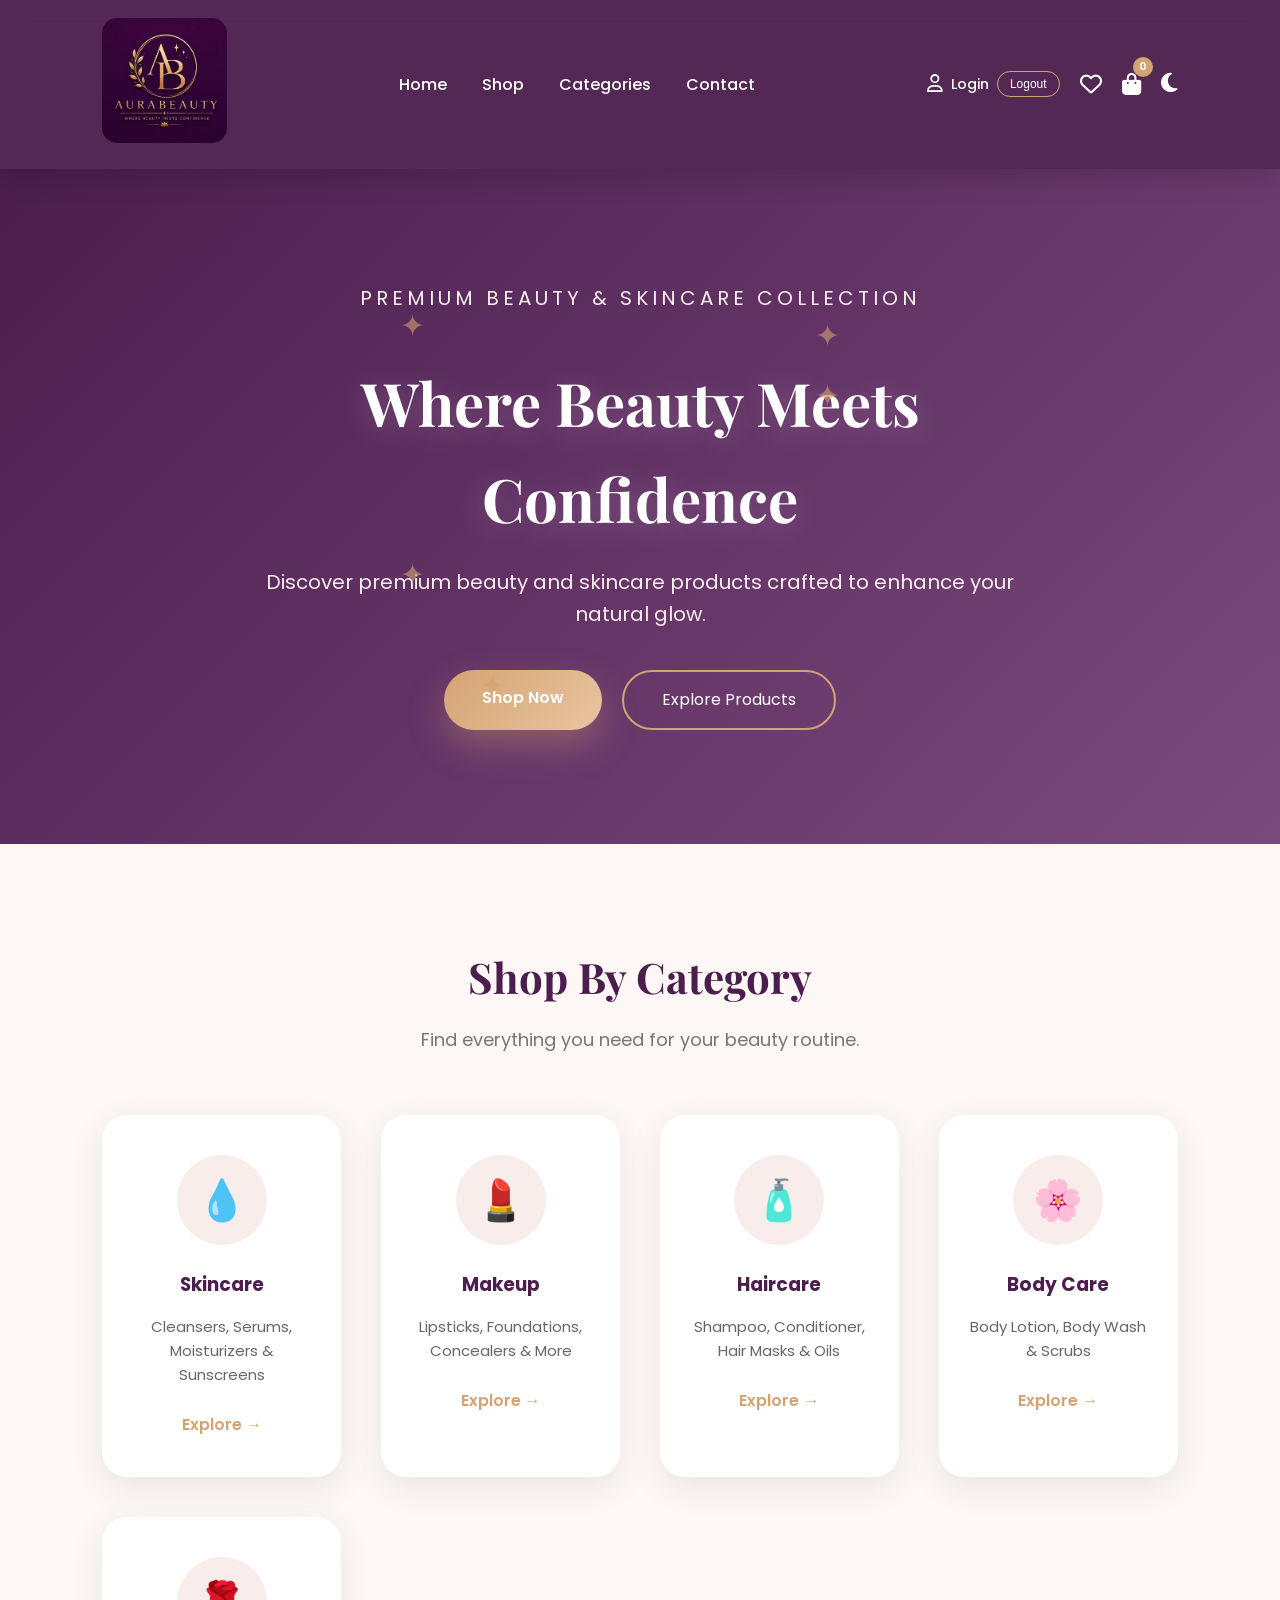
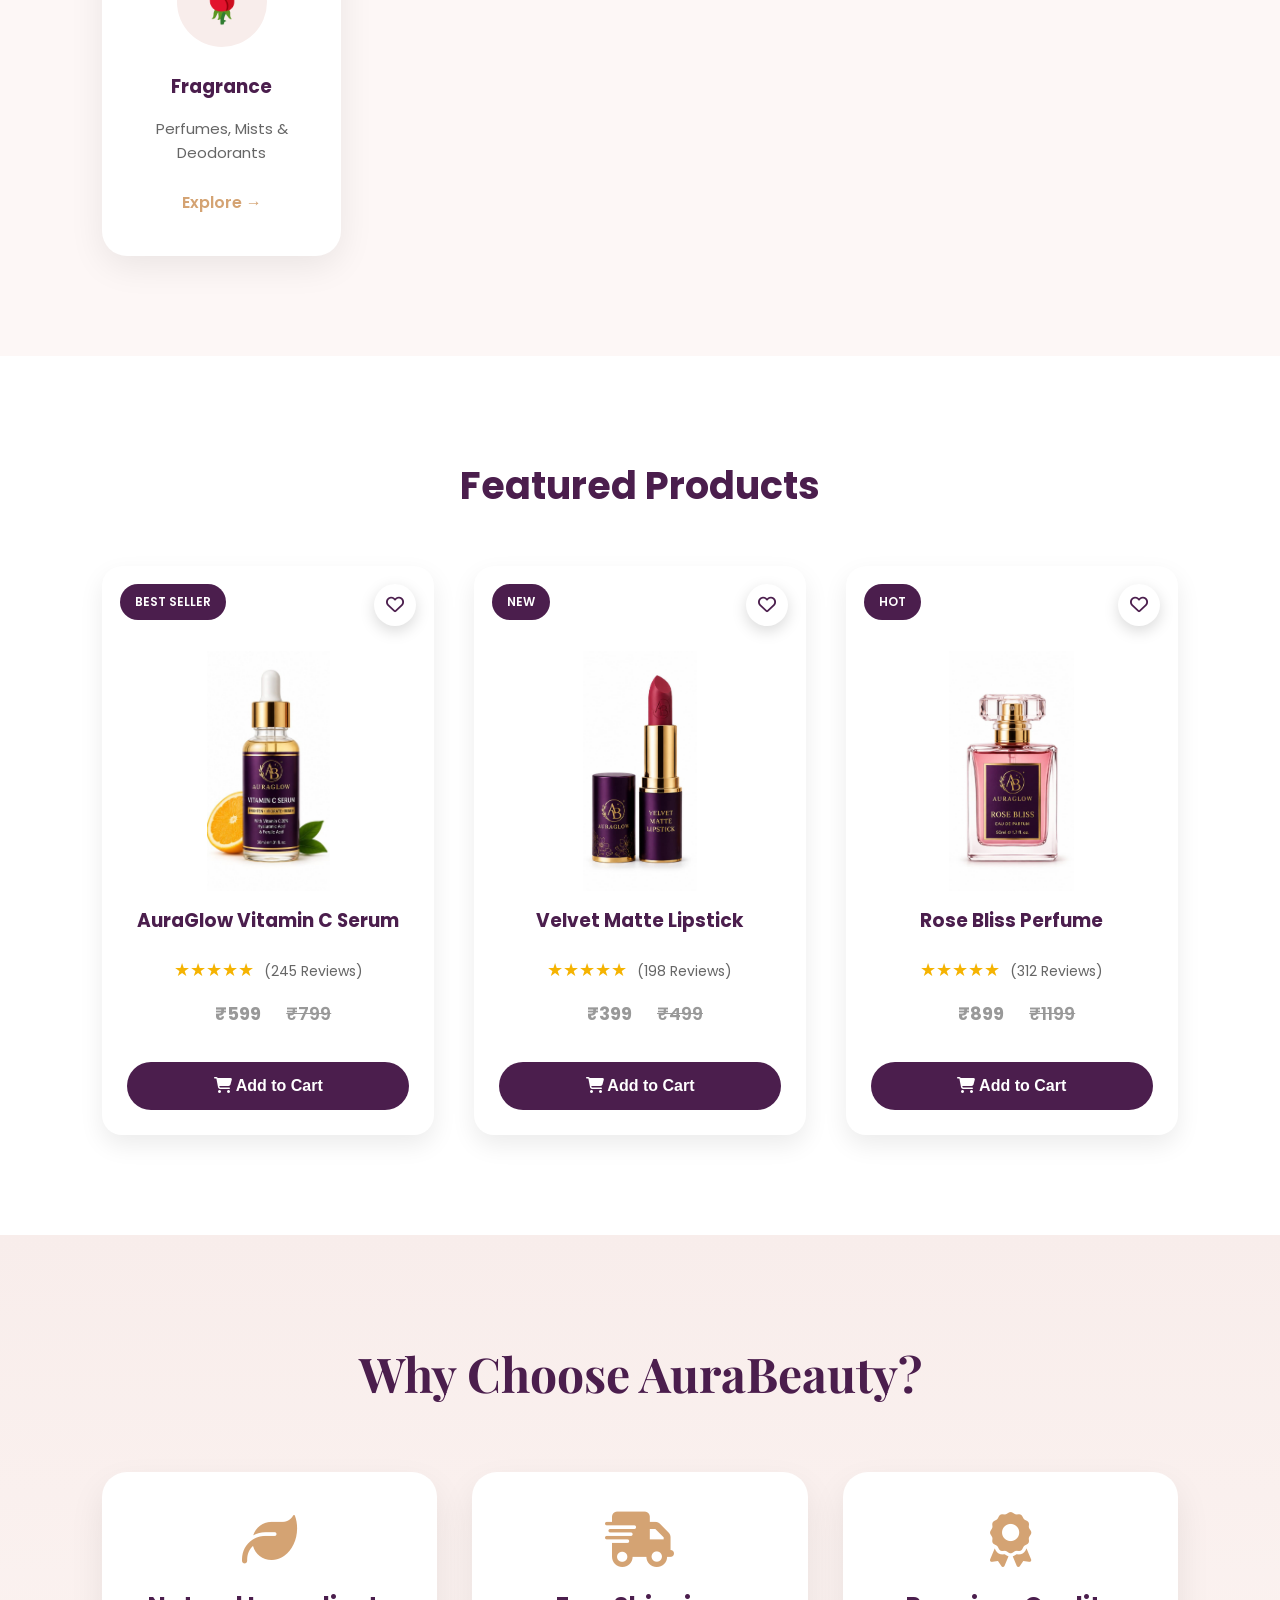
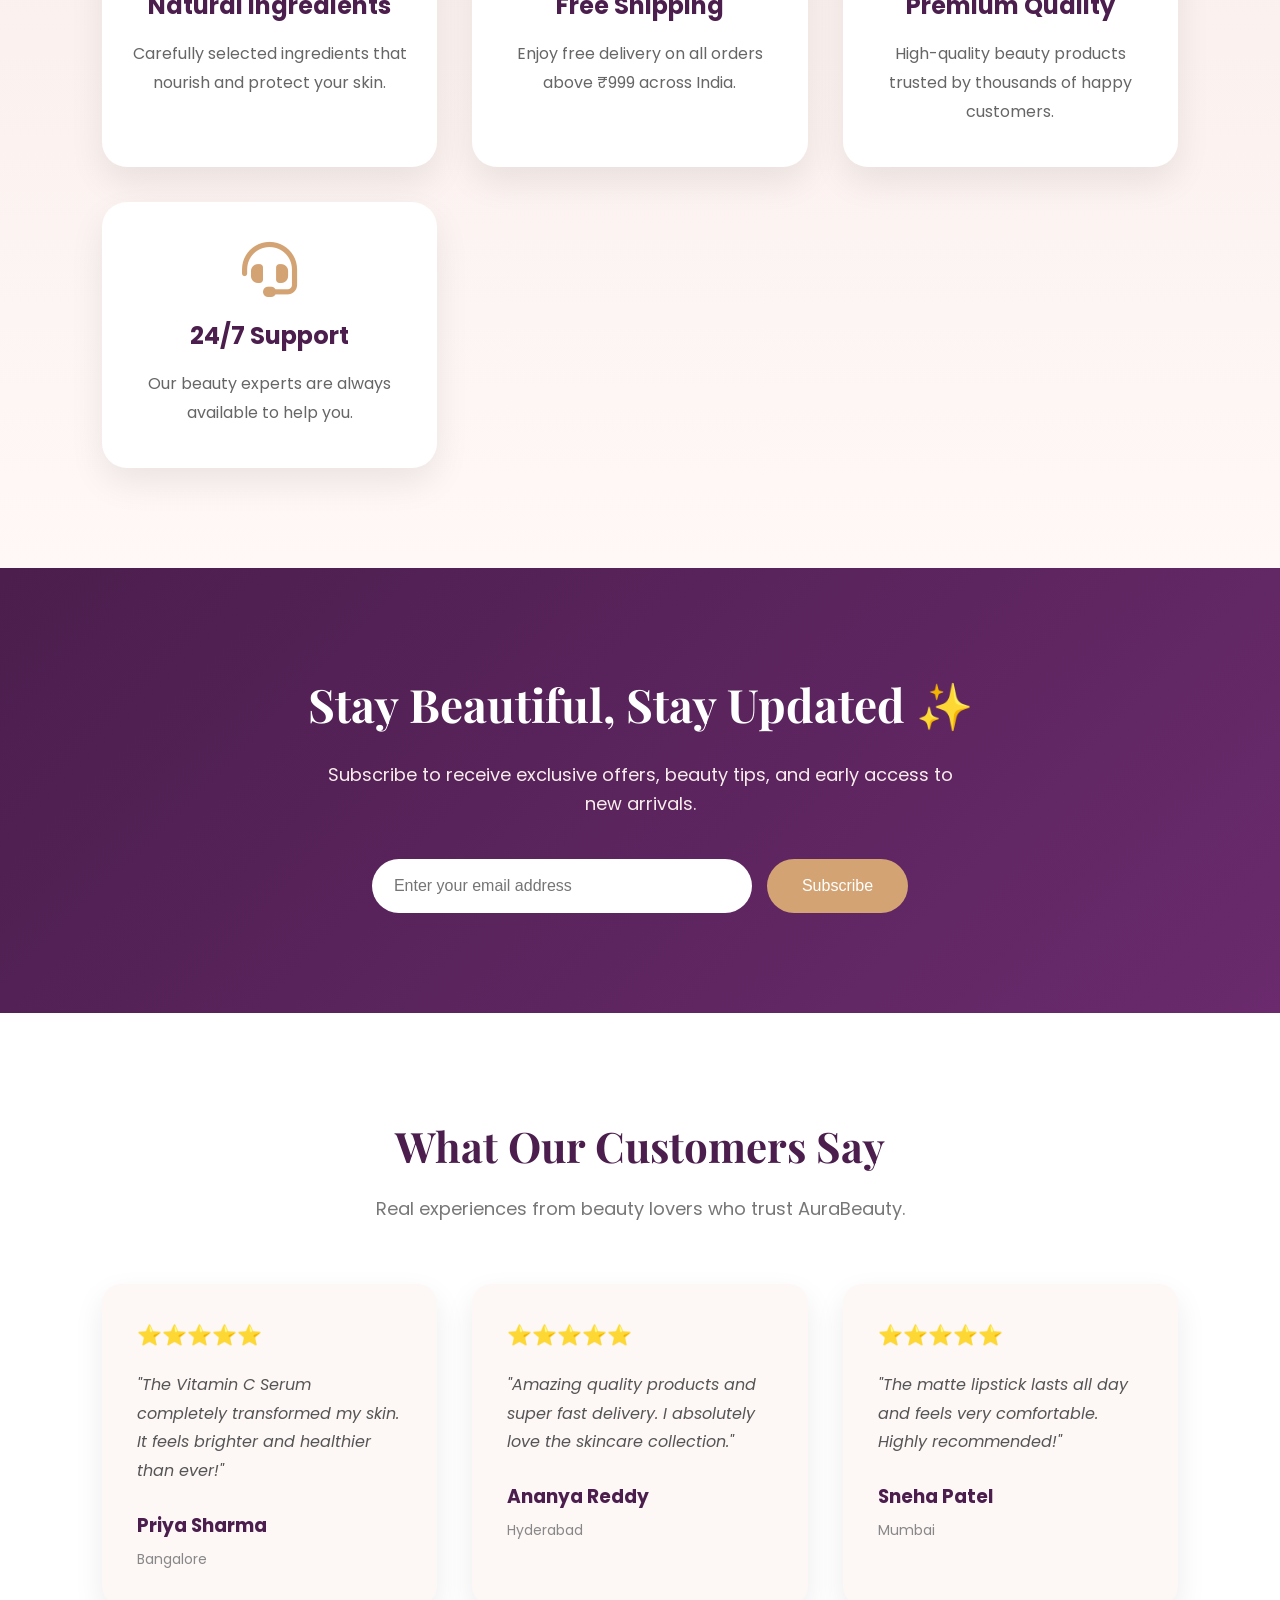
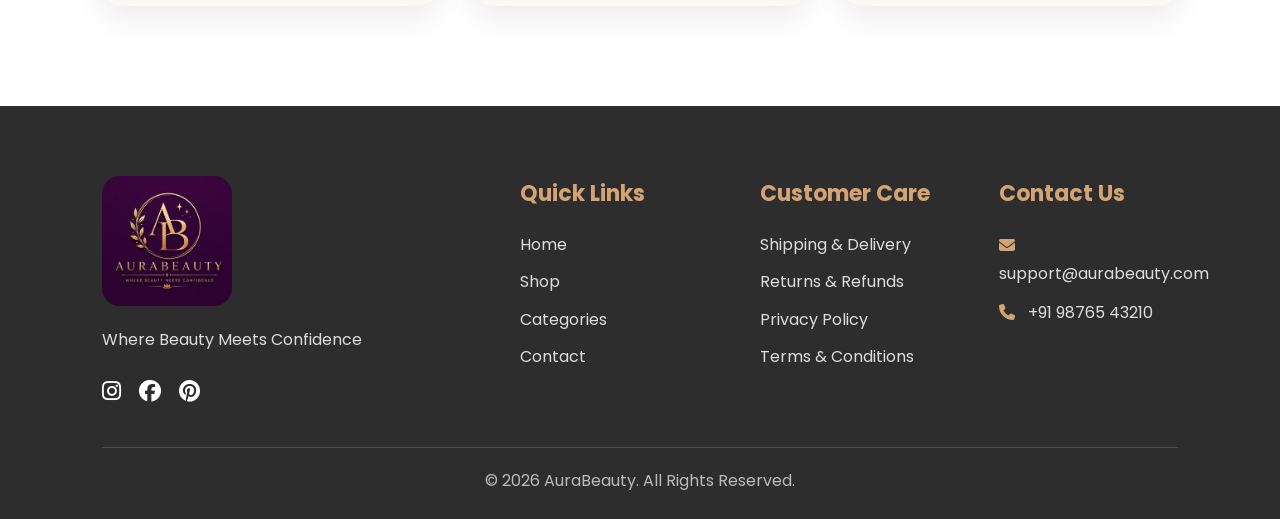
<file: index.html>
<!DOCTYPE html>
<html lang="en">
<head>
    <meta charset="UTF-8">
    <meta name="viewport" content="width=device-width, initial-scale=1.0">
    <title>AuraBeauty | Where Beauty Meets Confidence</title>
    <meta name="description" content="AuraBeauty is a modern beauty and skincare e-commerce website featuring skincare, makeup, haircare, body care, and fragrances.">

    <link rel="stylesheet" href="CSS/style.css">

    <link rel="preconnect" href="https://fonts.googleapis.com">
    <link rel="preconnect" href="https://fonts.gstatic.com" crossorigin>

    <link href="https://fonts.googleapis.com/css2?family=Poppins:wght@300;400;500;600;700&family=Playfair+Display:wght@500;700&display=swap" rel="stylesheet">

    <link rel="stylesheet"
    href="https://cdnjs.cloudflare.com/ajax/libs/font-awesome/6.5.2/css/all.min.css">
</head>

<body>

<header>
    <nav class="navbar">

        <div class="logo">
            <img src="IMAGE/logo.png" alt="AuraBeauty logo">
        </div>

        <ul class="nav-links">
            <li><a href="index.html">Home</a></li>
            <li><a href="shop.html">Shop</a></li>
            <li><a href="#categories">Categories</a></li>
            <li><a href="contact.html">Contact</a></li>
        </ul>

        <div class="nav-icons">

       <div class="user-menu">
    <i class="fa-regular fa-user"></i>
    <span id="user-name">Login</span>
    <button id="logout-btn">Logout</button>
</div>

    <a href="wishlist.html">
        <i class="fa-regular fa-heart"></i>
    </a>

    <a href="cart.html" class="cart-icon">
        <i class="fa-solid fa-bag-shopping"></i>
        <span id="cart-count">0</span>
    </a>

    <button id="dark-btn" aria-label="Toggle dark mode">
        <i class="fa-solid fa-moon"></i>
    </button>

</div>

    </nav>
</header>

<section class="hero">

    <div class="hero-content">
      <span class="sparkle sparkle1">✦</span>
      <span class="sparkle sparkle2">✦</span>
      <span class="sparkle sparkle3">✦</span>
      <span class="sparkle sparkle4">✦</span>
      <span class="sparkle sparkle5">✦</span>
        <p class="tagline">
        Premium Beauty & Skincare Collection
       </p>

        <h1>Where Beauty Meets Confidence</h1>

        <p>
            Discover premium beauty and skincare products
            crafted to enhance your natural glow.
        </p>

        <div class="hero-buttons">

            <a href="shop.html" class="btn">
                Shop Now
            </a>

            <a href="shop.html" class="btn-outline">
                Explore Products
            </a>

        </div>

    </div>

</section>

<!-- ================= SHOP BY CATEGORY ================= -->

<section class="categories" id="categories">

    <div class="section-title">
        <h2>Shop By Category</h2>
        <p>Find everything you need for your beauty routine.</p>
    </div>

    <div class="category-grid">

        <div class="category-card">
            <div class="category-icon">
                💧
            </div>

            <h3>Skincare</h3>

            <p>
                Cleansers, Serums, Moisturizers &
                Sunscreens
            </p>

            <a href="shop.html">Explore →</a>

        </div>

        <div class="category-card">

            <div class="category-icon">
                💄
            </div>

            <h3>Makeup</h3>

            <p>
                Lipsticks, Foundations,
                Concealers & More
            </p>

            <a href="shop.html">Explore →</a>

        </div>

        <div class="category-card">

            <div class="category-icon">
                🧴
            </div>

            <h3>Haircare</h3>

            <p>
                Shampoo, Conditioner,
                Hair Masks & Oils
            </p>

            <a href="shop.html">Explore →</a>

        </div>

        <div class="category-card">

            <div class="category-icon">
                🌸
            </div>

            <h3>Body Care</h3>

            <p>
                Body Lotion,
                Body Wash &
                Scrubs
            </p>

            <a href="shop.html">Explore →</a>

        </div>

        <div class="category-card">

            <div class="category-icon">
                🌹
            </div>

            <h3>Fragrance</h3>

            <p>
                Perfumes,
                Mists &
                Deodorants
            </p>

            <a href="shop.html">Explore →</a>

        </div>

    </div>

</section>
<section class="products">

    <h2>Featured Products</h2>
    <div class="divider"></div>
    <div class="product-grid">

      <div class="product-card">

    <div class="product-top">

    <span class="badge">BEST SELLER</span>

    <button class="wishlist-btn"
        aria-label="Add AuraGlow C serum to wishlist"
        data-id="1"
        data-name="AuraGlow Vitamin C Serum"
        data-price="599"
        data-image="IMAGE/serum.png">

        <i class="fa-regular fa-heart"></i>

    </button>

</div>

    <img src="IMAGE/serum.png"
         alt="AuraGlow Vitamin C Serum"
         class="product-image">

    <h3>AuraGlow Vitamin C Serum</h3>

    <div class="rating">
        ★★★★★
        <span>(245 Reviews)</span>
    </div>

    <div class="price">
        <span class="new-price">₹599</span>
        <span class="old-price">₹799</span>
    </div>

    <button class="cart-btn">
        <i class="fa-solid fa-cart-shopping"></i>
        Add to Cart
    </button>

</div>


    <div class="product-card">
    <div class="product-top">
    <span class="badge">NEW</span>

        <button class="wishlist-btn"
            aria-label="Add Velvet Matte Lipstick to wishlist"
            data-id="2"
            data-name="Velvet Matte Lipstick"
            data-price="399"
            data-image="IMAGE/lipstick.png">

            <i class="fa-regular fa-heart"></i>

        </button>

    </div>

    <img src="IMAGE/lipstick.png"
         alt="Velvet Matte Lipstick"
         class="product-image">

    <h3>Velvet Matte Lipstick</h3>

    <div class="rating">
        ★★★★★
        <span>(198 Reviews)</span>
    </div>

    <div class="price">
        <span class="new-price">₹399</span>
        <span class="old-price">₹499</span>
    </div>

    <button class="cart-btn">
        <i class="fa-solid fa-cart-shopping"></i>
        Add to Cart
    </button>

</div>

    <div class="product-card">
     <div class="product-top">
    <span class="badge">HOT</span>

    <button class="wishlist-btn"
        aria-label="Add Rose Bliss Perfume to wishlist"
        data-id="3"
        data-name="Rose Bliss Perfume"
        data-price="899"
        data-image="IMAGE/perfume.png">

        <i class="fa-regular fa-heart"></i>

    </button>

</div>

    <img src="IMAGE/perfume.png"
         alt="Rose Bliss Perfume"
         class="product-image">

    <h3>Rose Bliss Perfume</h3>

    <div class="rating">
        ★★★★★
        <span>(312 Reviews)</span>
    </div>

    <div class="price">
        <span class="new-price">₹899</span>
        <span class="old-price">₹1199</span>
    </div>

    <button class="cart-btn">
        <i class="fa-solid fa-cart-shopping"></i>
        Add to Cart
    </button>

</div>
 </div>

</section>

<!-- WHY CHOOSE US -->

<section class="why-us">

    <h2>Why Choose AuraBeauty?</h2>

    <div class="why-grid">

        <div class="why-card">
            <i class="fas fa-leaf"></i>
            <h3>Natural Ingredients</h3>
            <p>Carefully selected ingredients that nourish and protect your skin.</p>
        </div>

        <div class="why-card">
            <i class="fas fa-shipping-fast"></i>
            <h3>Free Shipping</h3>
            <p>Enjoy free delivery on all orders above ₹999 across India.</p>
        </div>

        <div class="why-card">
            <i class="fas fa-award"></i>
            <h3>Premium Quality</h3>
            <p>High-quality beauty products trusted by thousands of happy customers.</p>
        </div>

        <div class="why-card">
            <i class="fas fa-headset"></i>
            <h3>24/7 Support</h3>
            <p>Our beauty experts are always available to help you.</p>
        </div>

    </div>

</section>

<section class="newsletter">

    <h2>Stay Beautiful, Stay Updated ✨</h2>

    <p>
        Subscribe to receive exclusive offers, beauty tips, and early access to new arrivals.
    </p>

    <form class="newsletter-form">

    <input
       type="email"
       name="email"
       aria-label="Email address"
       placeholder="Enter your email address"
       required
   >

        <button type="submit">
            Subscribe
        </button>

    </form>

</section>

<section class="reviews">

    <div class="section-title">
        <h2>What Our Customers Say</h2>
        <p>Real experiences from beauty lovers who trust AuraBeauty.</p>
    </div>

    <div class="review-grid">

        <div class="review-card">
            <div class="stars">
                ⭐⭐⭐⭐⭐
            </div>

            <p>
                "The Vitamin C Serum completely transformed my skin.
                It feels brighter and healthier than ever!"
            </p>

            <h3>Priya Sharma</h3>
            <span>Bangalore</span>
        </div>

        <div class="review-card">
            <div class="stars">
                ⭐⭐⭐⭐⭐
            </div>

            <p>
                "Amazing quality products and super fast delivery.
                I absolutely love the skincare collection."
            </p>

            <h3>Ananya Reddy</h3>
            <span>Hyderabad</span>
        </div>

        <div class="review-card">
            <div class="stars">
                ⭐⭐⭐⭐⭐
            </div>

            <p>
                "The matte lipstick lasts all day and feels very comfortable.
                Highly recommended!"
            </p>

            <h3>Sneha Patel</h3>
            <span>Mumbai</span>
        </div>

    </div>

</section>
<footer>

    <div class="footer-content">

        <!-- ABOUT -->
        <div class="footer-column">

            <img
                src="IMAGE/logo.png"
                alt="AuraBeauty logo"
                class="footer-logo">

            <p>
                Where Beauty Meets Confidence
            </p>

            <div class="socials">

                <i class="fab fa-instagram"></i>
                <i class="fab fa-facebook"></i>
                <i class="fab fa-pinterest"></i>

            </div>

        </div>


        <!-- QUICK LINKS -->
        <div class="footer-column">

            <h3>Quick Links</h3>

            <ul>

                <li>
                    <a href="index.html">Home</a>
                </li>

                <li>
                    <a href="shop.html">Shop</a>
                </li>

                <li>
                    <a href="index.html#categories">Categories</a>
                </li>

                <li>
                    <a href="contact.html">Contact</a>
                </li>

            </ul>

        </div>


        <!-- CUSTOMER CARE -->
        <div class="footer-column">

            <h3>Customer Care</h3>

            <ul>

                <li>
                    <a href="#">Shipping & Delivery</a>
                </li>

                <li>
                    <a href="#">Returns & Refunds</a>
                </li>

                <li>
                    <a href="#">Privacy Policy</a>
                </li>

                <li>
                    <a href="#">Terms & Conditions</a>
                </li>

            </ul>

        </div>


        <!-- CONTACT -->
        <div class="footer-column">

            <h3>Contact Us</h3>

            <p>
                <i class="fas fa-envelope"></i>
                support@aurabeauty.com
            </p>

            <p>
                <i class="fas fa-phone"></i>
                +91 98765 43210
            </p>

        </div>

    </div>


    <hr>

    <p class="copyright">
        © 2026 AuraBeauty. All Rights Reserved.
    </p>

</footer>

<script src="JS/app.js"></script>
<script src="JS/wishlist.js"></script>
<script src="JS/cart.js"></script>
</body>
</html>
</file>
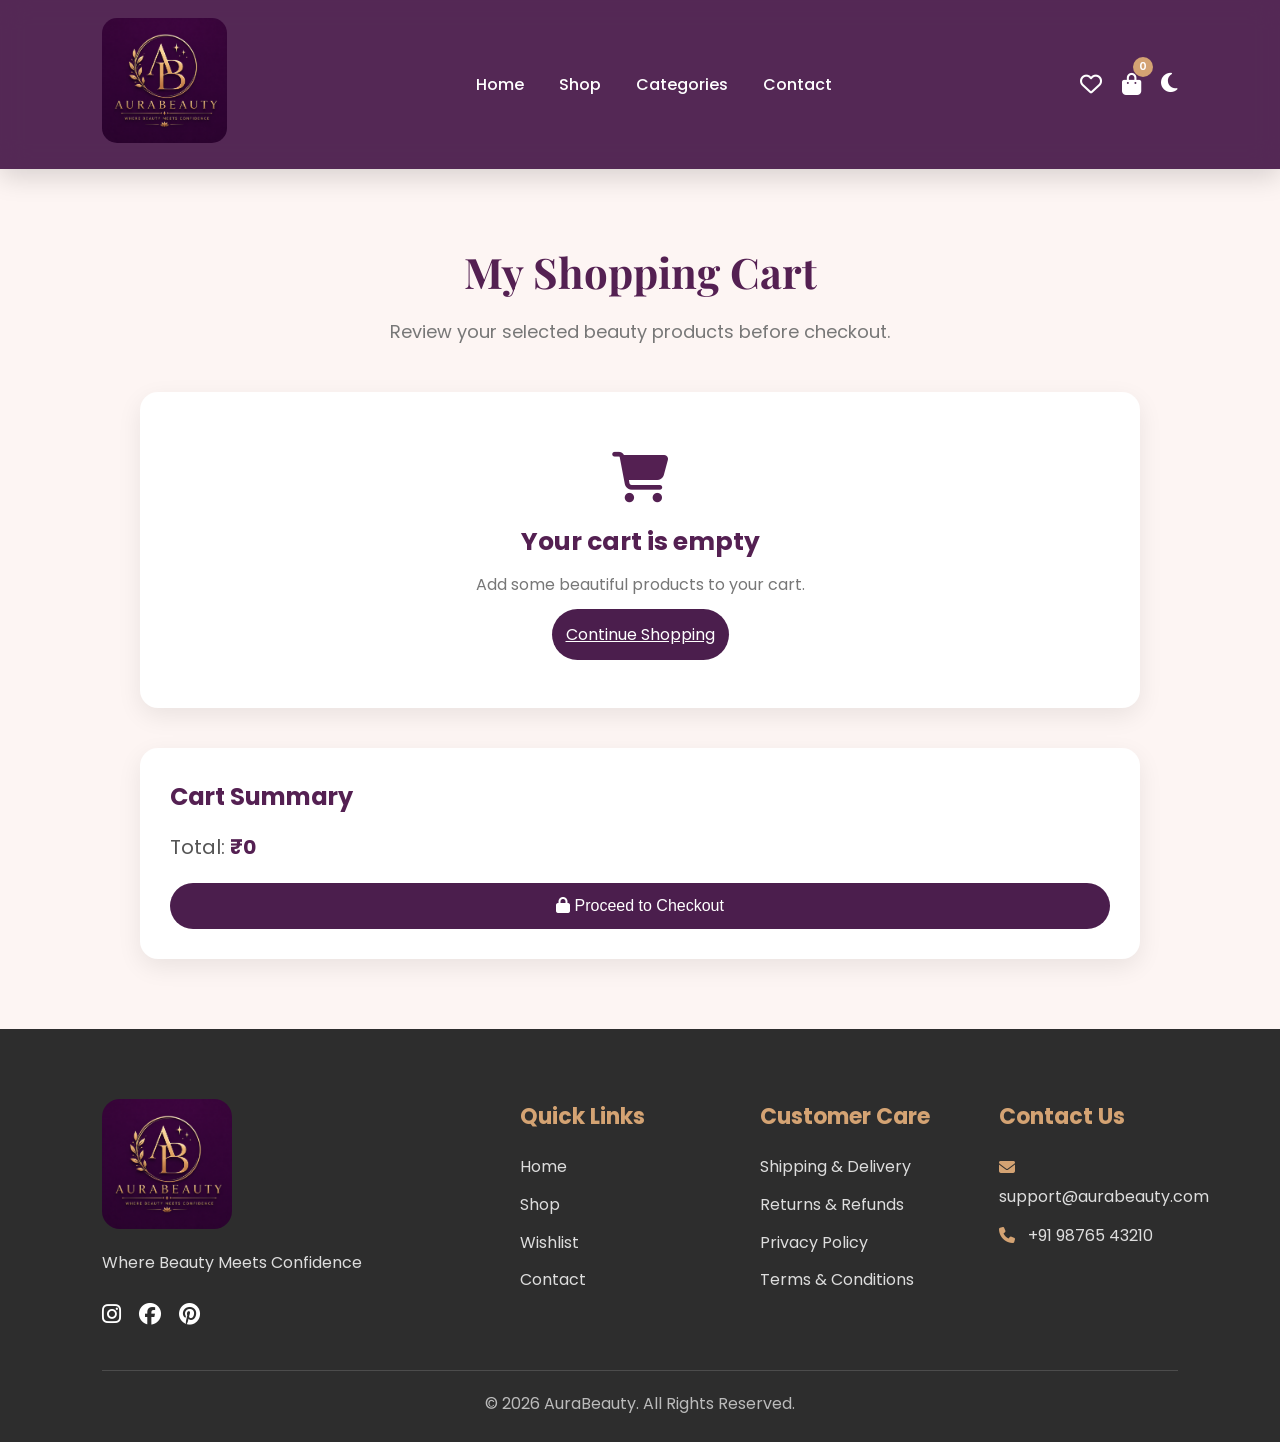
<file: cart.html>
<!DOCTYPE html>
<html lang="en">

<head>

    <meta charset="UTF-8">
    <meta name="viewport" content="width=device-width, initial-scale=1.0">

    <title>AuraBeauty | Shopping Cart</title>

    <link rel="stylesheet" href="CSS/style.css">

    <link rel="preconnect" href="https://fonts.googleapis.com">
    <link rel="preconnect" href="https://fonts.gstatic.com" crossorigin>

    <link href="https://fonts.googleapis.com/css2?family=Poppins:wght@300;400;500;600;700&family=Playfair+Display:wght@500;700&display=swap" rel="stylesheet">

    <link rel="stylesheet"
        href="https://cdnjs.cloudflare.com/ajax/libs/font-awesome/6.5.2/css/all.min.css">

</head>

<body>

<header>

    <nav class="navbar">

        <div class="logo">

            <img src="IMAGE/logo.png" alt="AuraBeauty logo">

        </div>

        <ul class="nav-links">

            <li>
                <a href="index.html">Home</a>
            </li>

            <li>
                <a href="shop.html">Shop</a>
            </li>

            <li>
                <a href="index.html#categories">Categories</a>
            </li>

            <li>
                <a href="contact.html">Contact</a>
            </li>

        </ul>

        <div class="nav-icons">

            <a href="wishlist.html">
                <i class="fa-regular fa-heart"></i>
            </a>

            <a href="cart.html" class="cart-icon">
              <i class="fa-solid fa-bag-shopping"></i>
              <span id="cart-count">0</span>
             </a>

            <button id="dark-btn" aria-label="Toggle Dark Mode">
                <i class="fa-solid fa-moon"></i>
            </button>

        </div>

    </nav>

</header>


<section class="cart-section cart-page">

    <div class="section-title">

        <h2>My Shopping Cart</h2>

        <p>
            Review your selected beauty products before checkout.
        </p>

    </div>


    <div id="cart-container">

        <!-- Cart products will appear here -->

    </div>


    <div class="cart-summary">

        <h3>Cart Summary</h3>

        <p>
            Total:
            <strong id="cart-total">₹0</strong>
        </p>

        <button class="cart-btn">
            <i class="fa-solid fa-lock"></i>
            Proceed to Checkout
        </button>

    </div>

</section>


<footer>

    <div class="footer-content">

        <div class="footer-column">

            <img
                src="IMAGE/logo.png"
                alt="AuraBeauty logo"
                class="footer-logo">

            <p>
                Where Beauty Meets Confidence
            </p>

            <div class="socials">

                <i class="fab fa-instagram"></i>
                <i class="fab fa-facebook"></i>
                <i class="fab fa-pinterest"></i>

            </div>

        </div>


        <div class="footer-column">

            <h3>Quick Links</h3>

            <ul>

                <li>
                    <a href="index.html">Home</a>
                </li>

                <li>
                    <a href="shop.html">Shop</a>
                </li>

                <li>
                    <a href="wishlist.html">Wishlist</a>
                </li>

                <li>
                    <a href="contact.html">Contact</a>
                </li>

            </ul>

        </div>


        <div class="footer-column">

            <h3>Customer Care</h3>

            <ul>

                <li>
                    <a href="#">Shipping & Delivery</a>
                </li>

                <li>
                    <a href="#">Returns & Refunds</a>
                </li>

                <li>
                    <a href="#">Privacy Policy</a>
                </li>

                <li>
                    <a href="#">Terms & Conditions</a>
                </li>

            </ul>

        </div>

        <div class="footer-column">

            <h3>Contact Us</h3>

            <p>
                <i class="fas fa-envelope"></i>
                support@aurabeauty.com
            </p>

            <p>
                <i class="fas fa-phone"></i>
                +91 98765 43210
            </p>

        </div>

    </div>
    <hr>

    <p class="copyright">
        © 2026 AuraBeauty. All Rights Reserved.
    </p>

</footer>

<script src="JS/app.js"></script>
<script src="JS/cart.js"></script>

</body>
</html>
</file>
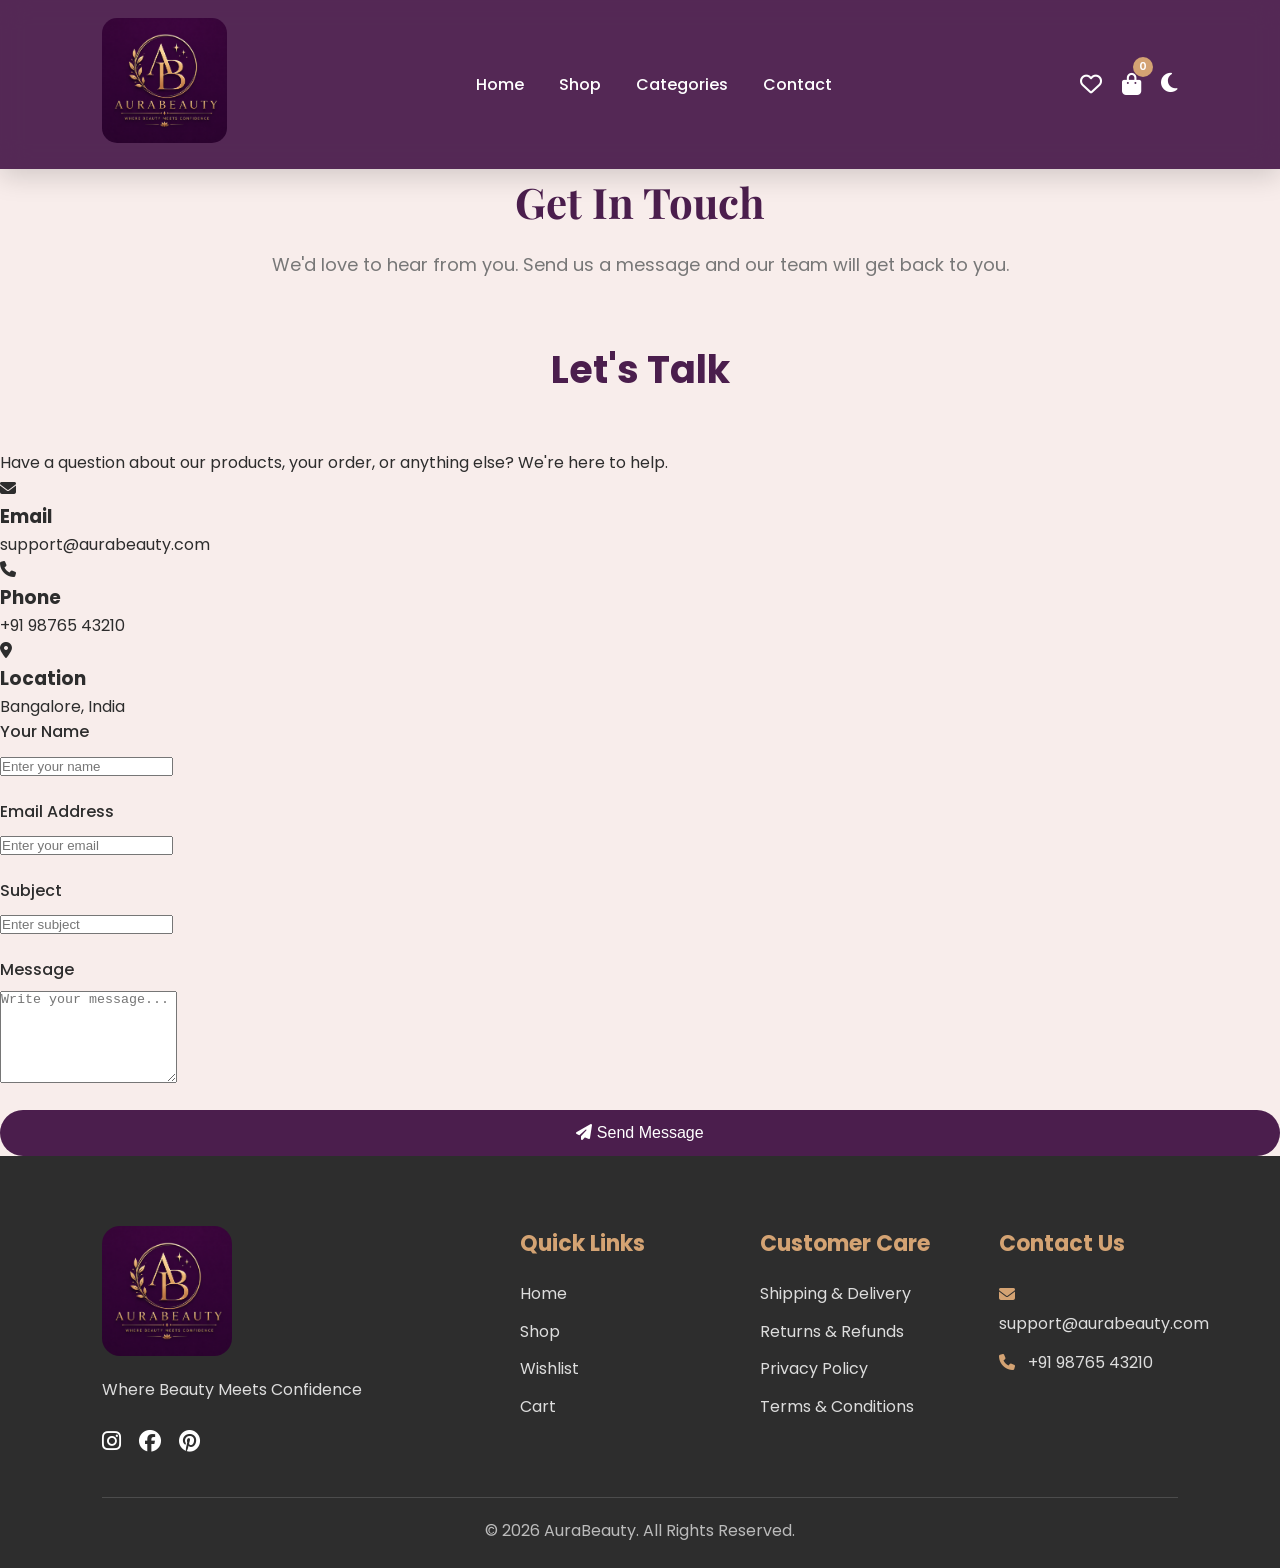
<file: contact.html>
<!DOCTYPE html>
<html lang="en">

<head>

    <meta charset="UTF-8">
    <meta name="viewport" content="width=device-width, initial-scale=1.0">

    <title>AuraBeauty | Contact Us</title>

    <link rel="stylesheet" href="CSS/style.css">

    <link rel="preconnect" href="https://fonts.googleapis.com">
    <link rel="preconnect" href="https://fonts.gstatic.com" crossorigin>

    <link href="https://fonts.googleapis.com/css2?family=Poppins:wght@300;400;500;600;700&family=Playfair+Display:wght@500;700&display=swap" rel="stylesheet">

    <link rel="stylesheet"
        href="https://cdnjs.cloudflare.com/ajax/libs/font-awesome/6.5.2/css/all.min.css">

</head>

<body>

<header>

    <nav class="navbar">

        <div class="logo">
            <img src="IMAGE/logo.png" alt="AuraBeauty">
        </div>

        <ul class="nav-links">

            <li>
                <a href="index.html">Home</a>
            </li>

            <li>
                <a href="shop.html">Shop</a>
            </li>

            <li>
                <a href="index.html#categories">Categories</a>
            </li>

            <li>
                <a href="contact.html">Contact</a>
            </li>

        </ul>

        <div class="nav-icons">

            <a href="wishlist.html">
                <i class="fa-regular fa-heart"></i>
            </a>

            <a href="cart.html" class="cart-icon">
                <i class="fa-solid fa-bag-shopping"></i>
                <span id="cart-count">0</span>
            </a>

            <button id="dark-btn">
                <i class="fa-solid fa-moon"></i>
            </button>

        </div>

    </nav>

</header>


<!-- ================= CONTACT PAGE ================= -->

<section class="contact-section">

    <div class="section-title">

        <h2>Get In Touch</h2>

        <p>
            We'd love to hear from you. Send us a message and our team will get back to you.
        </p>

    </div>


    <div class="contact-container">


        <!-- CONTACT INFORMATION -->

        <div class="contact-info">

            <h2>Let's Talk</h2>

            <p>
                Have a question about our products, your order, or anything else?
                We're here to help.
            </p>


            <div class="contact-detail">

                <i class="fas fa-envelope"></i>

                <div>
                    <h3>Email</h3>
                    <p>support@aurabeauty.com</p>
                </div>

            </div>


            <div class="contact-detail">

                <i class="fas fa-phone"></i>

                <div>
                    <h3>Phone</h3>
                    <p>+91 98765 43210</p>
                </div>

            </div>


            <div class="contact-detail">

                <i class="fas fa-location-dot"></i>

                <div>
                    <h3>Location</h3>
                    <p>Bangalore, India</p>
                </div>

            </div>

        </div>


        <!-- CONTACT FORM -->

        <div class="contact-form">

            <form id="contact-form">

                <div class="form-group">

                    <label for="name">
                        Your Name
                    </label>

                    <input
                        type="text"
                        id="name"
                        placeholder="Enter your name"
                        required>

                </div>


                <div class="form-group">

                    <label for="email">
                        Email Address
                    </label>

                    <input
                        type="email"
                        id="email"
                        placeholder="Enter your email"
                        required>

                </div>


                <div class="form-group">

                    <label for="subject">
                        Subject
                    </label>

                    <input
                        type="text"
                        id="subject"
                        placeholder="Enter subject"
                        required>

                </div>


                <div class="form-group">

                    <label for="message">
                        Message
                    </label>

                    <textarea
                        id="message"
                        rows="6"
                        placeholder="Write your message..."
                        required></textarea>

                </div>


                <button type="submit" class="cart-btn">

                    <i class="fas fa-paper-plane"></i>

                    Send Message

                </button>

            </form>

        </div>

    </div>

</section>


<!-- ================= FOOTER ================= -->

<footer>

    <div class="footer-content">


        <div class="footer-column">

            <img
                src="IMAGE/logo.png"
                alt="AuraBeauty"
                class="footer-logo">

            <p>
                Where Beauty Meets Confidence
            </p>

            <div class="socials">

                <i class="fab fa-instagram"></i>
                <i class="fab fa-facebook"></i>
                <i class="fab fa-pinterest"></i>

            </div>

        </div>


        <div class="footer-column">

            <h3>Quick Links</h3>

            <ul>

                <li>
                    <a href="index.html">Home</a>
                </li>

                <li>
                    <a href="shop.html">Shop</a>
                </li>

                <li>
                    <a href="wishlist.html">Wishlist</a>
                </li>

                <li>
                    <a href="cart.html">Cart</a>
                </li>

            </ul>

        </div>


        <div class="footer-column">

            <h3>Customer Care</h3>

            <ul>

                <li>
                    <a href="#">Shipping & Delivery</a>
                </li>

                <li>
                    <a href="#">Returns & Refunds</a>
                </li>

                <li>
                    <a href="#">Privacy Policy</a>
                </li>

                <li>
                    <a href="#">Terms & Conditions</a>
                </li>

            </ul>

        </div>


        <div class="footer-column">

            <h3>Contact Us</h3>

            <p>
                <i class="fas fa-envelope"></i>
                support@aurabeauty.com
            </p>

            <p>
                <i class="fas fa-phone"></i>
                +91 98765 43210
            </p>

        </div>

    </div>
    <hr>

    <p class="copyright">
        © 2026 AuraBeauty. All Rights Reserved.
    </p>

</footer>

<script src="JS/app.js"></script>
<script src="JS/wishlist.js"></script>
<script src="JS/cart.js"></script>

</body>
</html>
</file>
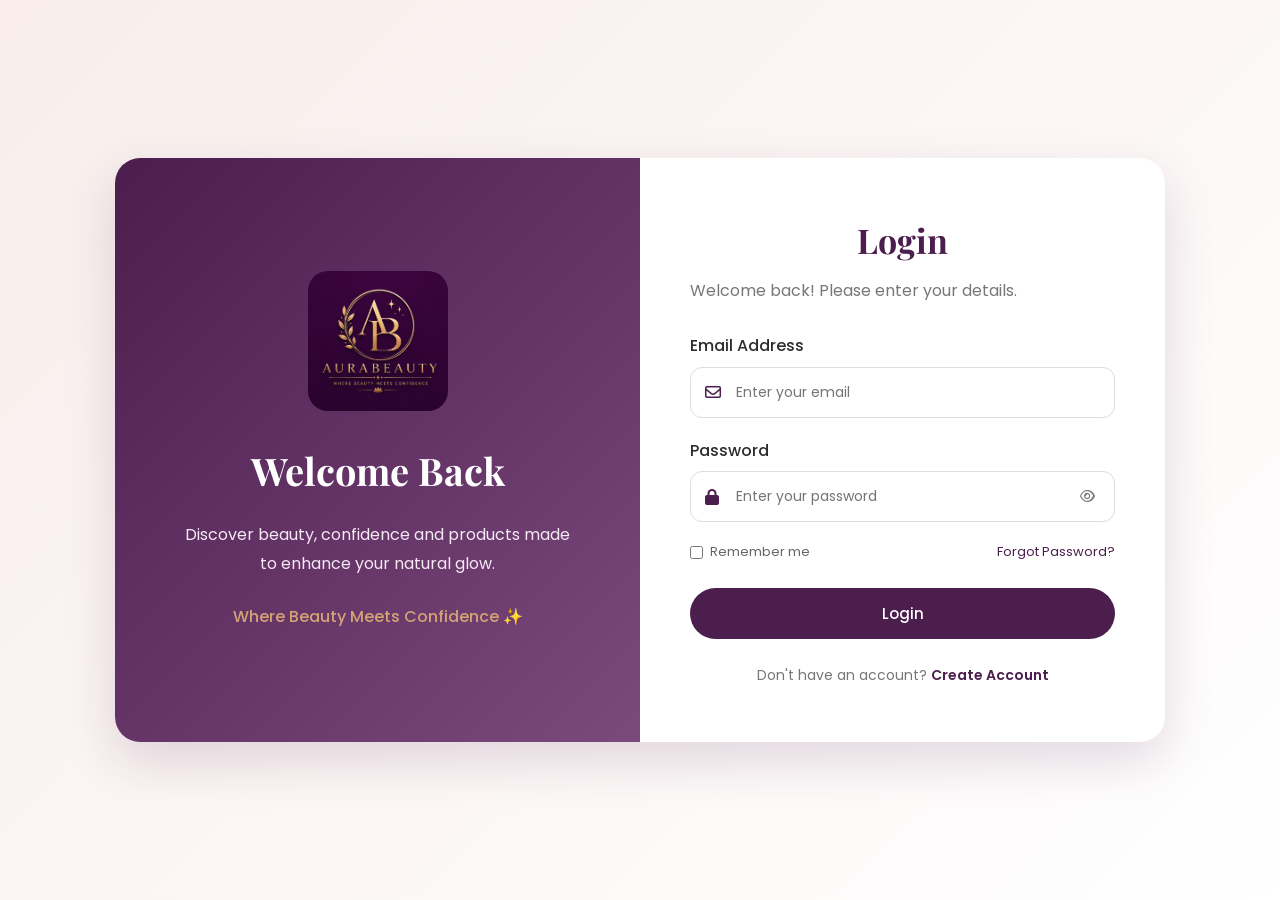
<file: login.html>
<!DOCTYPE html>
<html lang="en">

<head>
    <meta charset="UTF-8">
    <meta name="viewport" content="width=device-width, initial-scale=1.0">

    <title>Login | AuraBeauty</title>

    <!-- Google Fonts -->
    <link rel="preconnect" href="https://fonts.googleapis.com">
    <link rel="preconnect" href="https://fonts.gstatic.com" crossorigin>

    <link href="https://fonts.googleapis.com/css2?family=Poppins:wght@300;400;500;600;700&family=Playfair+Display:wght@500;700&display=swap" rel="stylesheet">

    <!-- Font Awesome -->
    <link rel="stylesheet"
        href="https://cdnjs.cloudflare.com/ajax/libs/font-awesome/6.5.2/css/all.min.css">

    <!-- Main CSS -->
    <link rel="stylesheet" href="CSS/style.css">
</head>

<body>

    <section class="auth-section">

        <div class="auth-container">

            <!-- LEFT SIDE -->
            <div class="auth-brand">

                <img src="IMAGE/logo.png"
                     alt="AuraBeauty"
                     class="auth-logo">

                <h1>Welcome Back</h1>

                <p>
                    Discover beauty, confidence and products
                    made to enhance your natural glow.
                </p>

                <span>
                    Where Beauty Meets Confidence ✨
                </span>

            </div>


            <!-- RIGHT SIDE -->
            <div class="auth-form-container">

                <h2>Login</h2>

                <p class="auth-subtitle">
                    Welcome back! Please enter your details.
                </p>

                <form id="login-form">

                    <!-- EMAIL -->
                    <div class="form-group">

                        <label for="login-email">
                            Email Address
                        </label>

                        <div class="input-box">

                            <i class="fa-regular fa-envelope"></i>

                            <input
                                type="email"
                                id="login-email"
                                placeholder="Enter your email"
                                required>

                        </div>

                    </div>


                    <!-- PASSWORD -->
                    <div class="form-group">

                        <label for="login-password">
                            Password
                        </label>

                        <div class="input-box">

                            <i class="fa-solid fa-lock"></i>

                            <input
                                type="password"
                                id="login-password"
                                placeholder="Enter your password"
                                required>

                            <button
                                type="button"
                                class="password-toggle"
                                onclick="togglePassword('login-password', this)">

                                <i class="fa-regular fa-eye"></i>

                            </button>

                        </div>

                    </div>


                    <!-- OPTIONS -->
                    <div class="form-options">

                        <label class="remember-me">

                            <input type="checkbox">

                            <span>Remember me</span>

                        </label>

                        <a href="#" class="forgot-password">
                            Forgot Password?
                        </a>

                    </div>


                    <!-- LOGIN BUTTON -->
                    <button
                        type="submit"
                        class="auth-btn">

                        Login

                    </button>


                    <!-- REGISTER LINK -->
                    <p class="auth-switch">

                        Don't have an account?

                        <a href="register.html">
                            Create Account
                        </a>

                    </p>

                </form>

            </div>

        </div>

    </section>


    <script src="JS/app.js"></script>

</body>

</html>
</file>
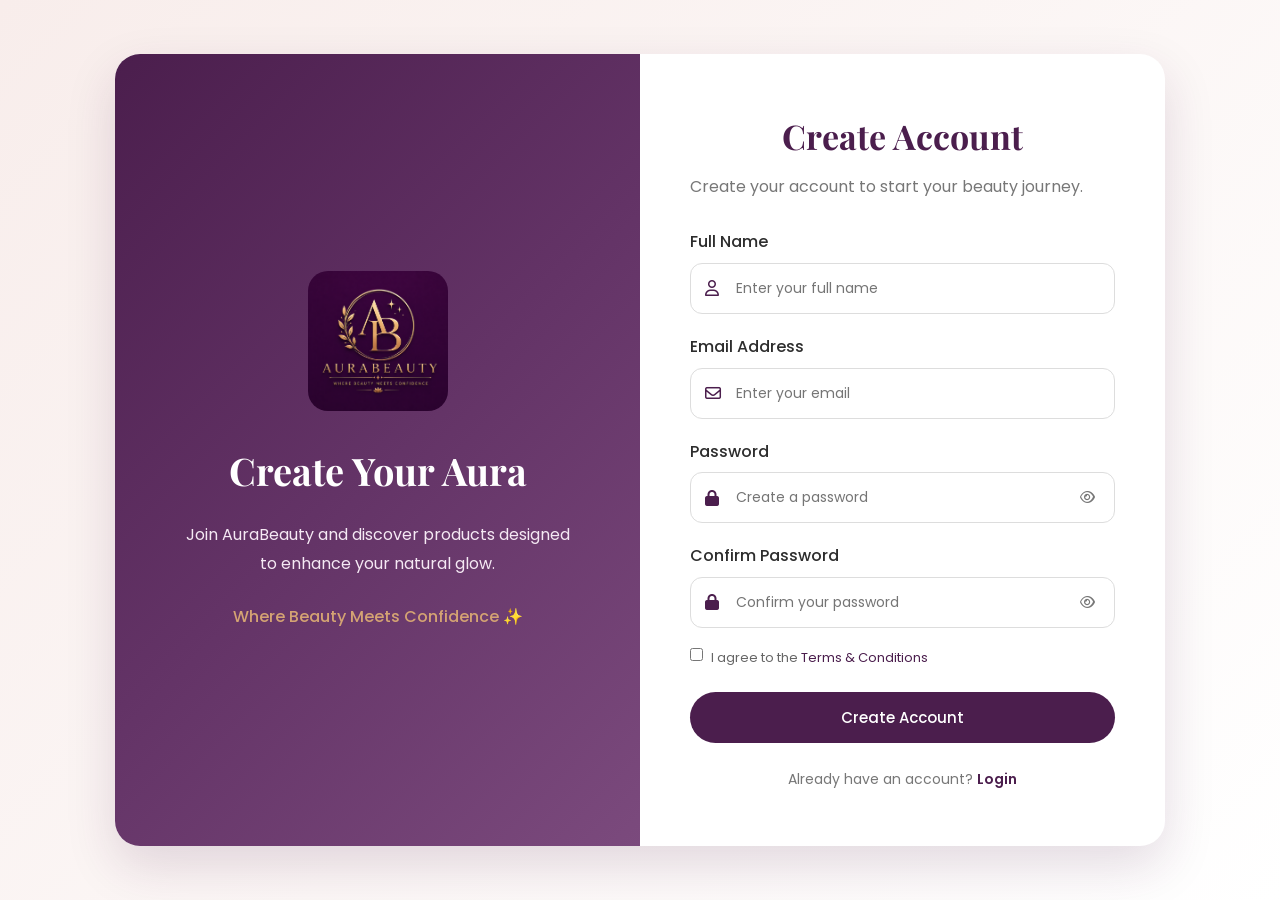
<file: register.html>
<!DOCTYPE html>
<html lang="en">

<head>
    <meta charset="UTF-8">
    <meta name="viewport" content="width=device-width, initial-scale=1.0">

    <title>Create Account | AuraBeauty</title>

    <!-- Google Fonts -->
    <link rel="preconnect" href="https://fonts.googleapis.com">
    <link rel="preconnect" href="https://fonts.gstatic.com" crossorigin>

    <link href="https://fonts.googleapis.com/css2?family=Poppins:wght@300;400;500;600;700&family=Playfair+Display:wght@500;700&display=swap" rel="stylesheet">

    <!-- Font Awesome -->
    <link rel="stylesheet"
        href="https://cdnjs.cloudflare.com/ajax/libs/font-awesome/6.5.2/css/all.min.css">

    <!-- Main CSS -->
    <link rel="stylesheet" href="CSS/style.css">
</head>

<body>

    <section class="auth-section">

        <div class="auth-container">

            <!-- LEFT SIDE -->
            <div class="auth-brand">

                <img src="IMAGE/logo.png"
                     alt="AuraBeauty"
                     class="auth-logo">

                <h1>Create Your Aura</h1>

                <p>
                    Join AuraBeauty and discover products
                    designed to enhance your natural glow.
                </p>

                <span>
                    Where Beauty Meets Confidence ✨
                </span>

            </div>


            <!-- RIGHT SIDE -->
            <div class="auth-form-container">

                <h2>Create Account</h2>

                <p class="auth-subtitle">
                    Create your account to start your beauty journey.
                </p>

                <form id="register-form">

                    <!-- FULL NAME -->
                    <div class="form-group">

                        <label for="register-name">
                            Full Name
                        </label>

                        <div class="input-box">

                            <i class="fa-regular fa-user"></i>

                            <input
                                type="text"
                                id="register-name"
                                placeholder="Enter your full name"
                                required>

                        </div>

                    </div>


                    <!-- EMAIL -->
                    <div class="form-group">

                        <label for="register-email">
                            Email Address
                        </label>

                        <div class="input-box">

                            <i class="fa-regular fa-envelope"></i>

                            <input
                                type="email"
                                id="register-email"
                                placeholder="Enter your email"
                                required>

                        </div>

                    </div>


                    <!-- PASSWORD -->
                    <div class="form-group">

                        <label for="register-password">
                            Password
                        </label>

                        <div class="input-box">

                            <i class="fa-solid fa-lock"></i>

                            <input
                                type="password"
                                id="register-password"
                                placeholder="Create a password"
                                required>

                            <button
                                type="button"
                                class="password-toggle"
                                onclick="togglePassword('register-password', this)">

                                <i class="fa-regular fa-eye"></i>

                            </button>

                        </div>

                    </div>


                    <!-- CONFIRM PASSWORD -->
                    <div class="form-group">

                        <label for="confirm-password">
                            Confirm Password
                        </label>

                        <div class="input-box">

                            <i class="fa-solid fa-lock"></i>

                            <input
                                type="password"
                                id="confirm-password"
                                placeholder="Confirm your password"
                                required>

                            <button
                                type="button"
                                class="password-toggle"
                                onclick="togglePassword('confirm-password', this)">

                                <i class="fa-regular fa-eye"></i>

                            </button>

                        </div>

                    </div>


                    <!-- TERMS -->
                    <label class="terms">

                        <input type="checkbox" required>

                        <span>
                            I agree to the
                            <a href="#">Terms & Conditions</a>
                        </span>

                    </label>


                    <!-- REGISTER BUTTON -->
                    <button
                        type="submit"
                        class="auth-btn">

                        Create Account

                    </button>


                    <!-- LOGIN LINK -->
                    <p class="auth-switch">

                        Already have an account?

                        <a href="login.html">
                            Login
                        </a>

                    </p>

                </form>

            </div>

        </div>

    </section>


    <script src="JS/app.js"></script>

</body>

</html>
</file>
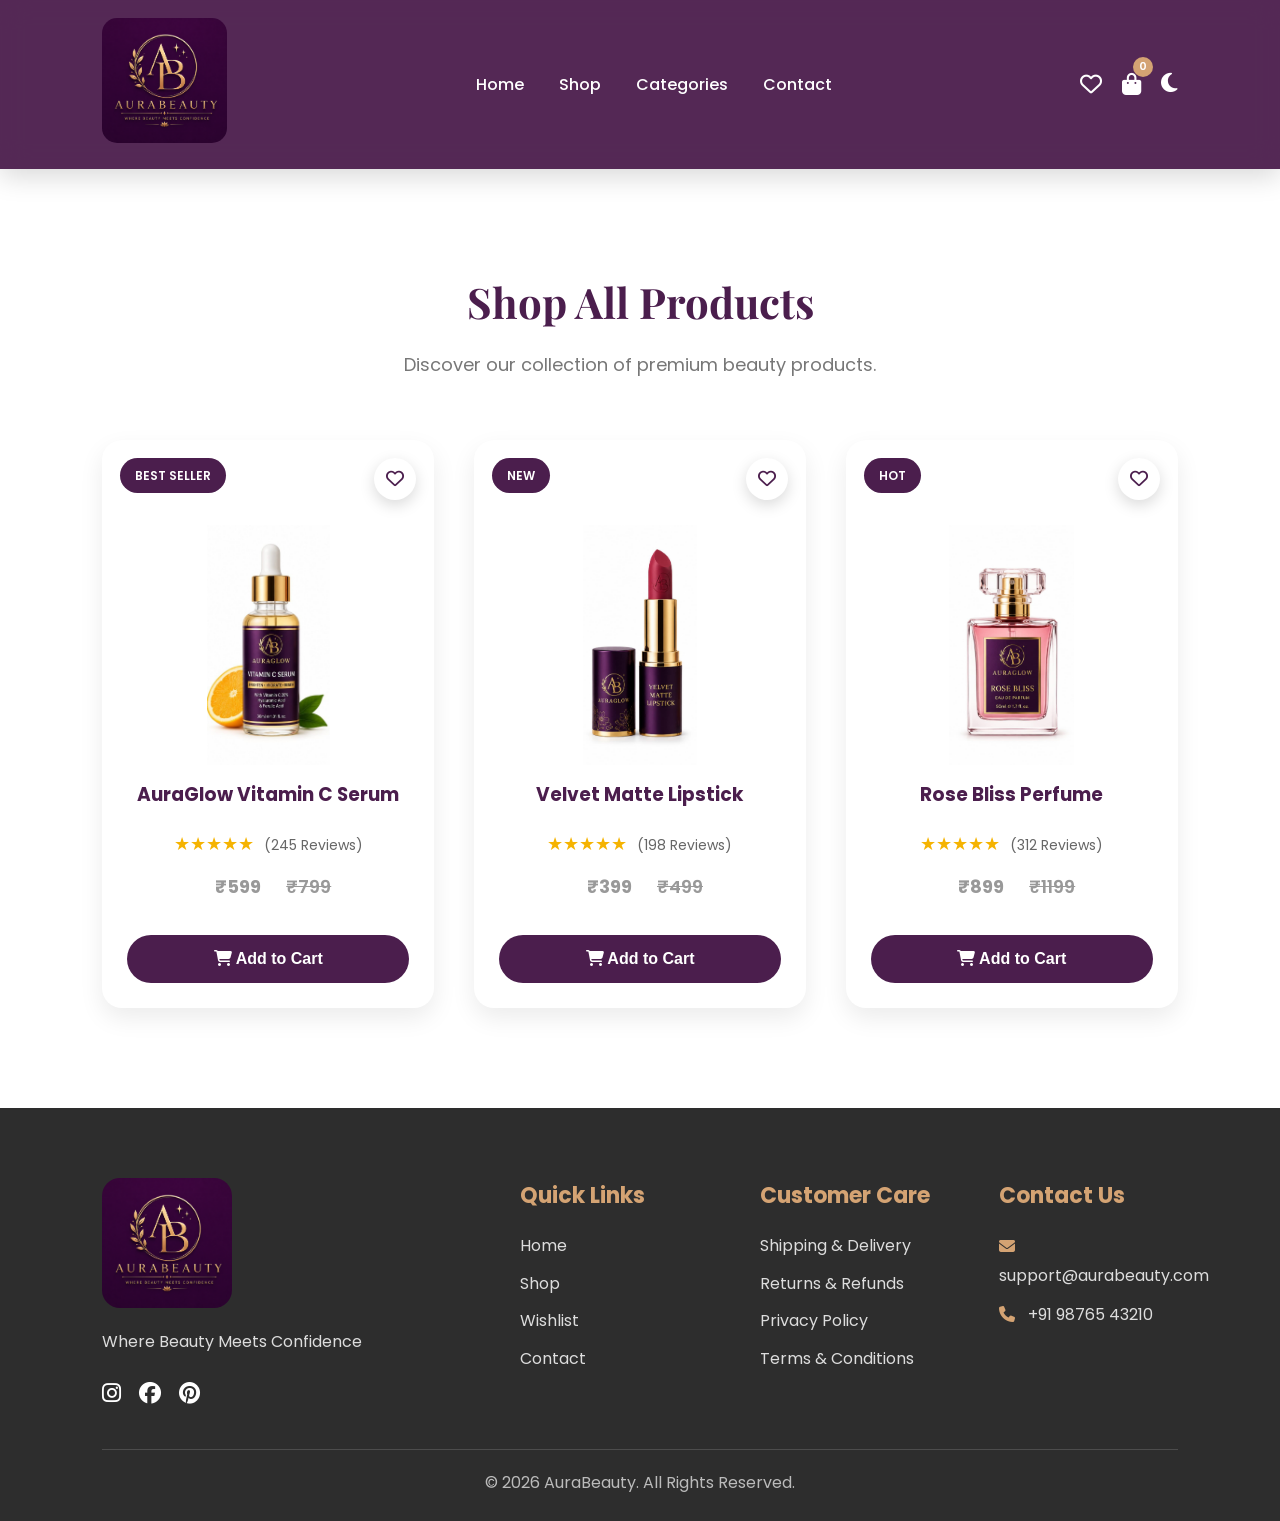
<file: shop.html>
<!DOCTYPE html>
<html lang="en">

<head>

    <meta charset="UTF-8">
    <meta name="viewport" content="width=device-width, initial-scale=1.0">

    <title>AuraBeauty | Shop</title>

    <link rel="stylesheet" href="CSS/style.css">

    <link rel="preconnect" href="https://fonts.googleapis.com">
    <link rel="preconnect" href="https://fonts.gstatic.com" crossorigin>

    <link href="https://fonts.googleapis.com/css2?family=Poppins:wght@300;400;500;600;700&family=Playfair+Display:wght@500;700&display=swap" rel="stylesheet">

    <link rel="stylesheet"
        href="https://cdnjs.cloudflare.com/ajax/libs/font-awesome/6.5.2/css/all.min.css">

</head>

<body>

<header>

    <nav class="navbar">

        <div class="logo">
            <img src="IMAGE/logo.png" alt="AuraBeauty logo">
        </div>

        <ul class="nav-links">

            <li>
                <a href="index.html">Home</a>
            </li>

            <li>
                <a href="shop.html">Shop</a>
            </li>

            <li>
                <a href="index.html#categories">Categories</a>
            </li>

            <li>
                <a href="contact.html">Contact</a>
            </li>

        </ul>

        <div class="nav-icons">

            <a href="wishlist.html">
                <i class="fa-regular fa-heart"></i>
            </a>

            <a href="cart.html" class="cart-icon">
                <i class="fa-solid fa-bag-shopping"></i>
                <span id="cart-count">0</span>
            </a>

            <button id="dark-btn" aria-label="Toggle Dark Mode">
                <i class="fa-solid fa-moon"></i>
            </button>

        </div>

    </nav>

</header>


<!-- ================= SHOP PAGE ================= -->

<section class="products shop-page">

    <div class="section-title">

        <h2>Shop All Products</h2>

        <p>
            Discover our collection of premium beauty products.
        </p>

    </div>

    <div class="divider"></div>


    <div class="product-grid">


        <!-- SERUM -->

        <div class="product-card">

            <div class="product-top">

                <span class="badge">BEST SELLER</span>

                <button
                    class="wishlist-btn"
                    aria-label="Add AuraGlow Vitamin C Serum to Wishlist"
                    data-id="1"
                    data-name="AuraGlow Vitamin C Serum"
                    data-price="599"
                    data-image="IMAGE/serum.png">

                    <i class="fa-regular fa-heart"></i>

                </button>

            </div>

            <img
                src="IMAGE/serum.png"
                alt="AuraGlow Vitamin C Serum"
                class="product-image">

            <h3>AuraGlow Vitamin C Serum</h3>

            <div class="rating">
                ★★★★★
                <span>(245 Reviews)</span>
            </div>

            <div class="price">

                <span class="new-price">₹599</span>

                <span class="old-price">₹799</span>

            </div>

            <button class="cart-btn">

                <i class="fa-solid fa-cart-shopping"></i>

                Add to Cart

            </button>

        </div>


        <!-- LIPSTICK -->

        <div class="product-card">

            <div class="product-top">

                <span class="badge">NEW</span>

                <button
                    class="wishlist-btn"
                    aria-label="Add Velvet Matte Lipstick to Wishlist"
                    data-id="2"
                    data-name="Velvet Matte Lipstick"
                    data-price="399"
                    data-image="IMAGE/lipstick.png">

                    <i class="fa-regular fa-heart"></i>

                </button>

            </div>

            <img
                src="IMAGE/lipstick.png"
                alt="Velvet Matte Lipstick"
                class="product-image">

            <h3>Velvet Matte Lipstick</h3>

            <div class="rating">
                ★★★★★
                <span>(198 Reviews)</span>
            </div>

            <div class="price">

                <span class="new-price">₹399</span>

                <span class="old-price">₹499</span>

            </div>

            <button class="cart-btn">

                <i class="fa-solid fa-cart-shopping"></i>

                Add to Cart

            </button>

        </div>


        <!-- PERFUME -->

        <div class="product-card">

            <div class="product-top">

                <span class="badge">HOT</span>

                <button
                    class="wishlist-btn"
                    aria-label="Add Rose Bliss Perfume to Wishlist"
                    data-id="3"
                    data-name="Rose Bliss Perfume"
                    data-price="899"
                    data-image="IMAGE/perfume.png">

                    <i class="fa-regular fa-heart"></i>

                </button>

            </div>

            <img
                src="IMAGE/perfume.png"
                alt="Rose Bliss Perfume"
                class="product-image">

            <h3>Rose Bliss Perfume</h3>

            <div class="rating">
                ★★★★★
                <span>(312 Reviews)</span>
            </div>

            <div class="price">

                <span class="new-price">₹899</span>

                <span class="old-price">₹1199</span>

            </div>

            <button class="cart-btn">

                <i class="fa-solid fa-cart-shopping"></i>

                Add to Cart

            </button>

        </div>


    </div>

</section>


<!-- ================= FOOTER ================= -->

<footer>

    <div class="footer-content">

        <div class="footer-column">

            <img
                src="IMAGE/logo.png"
                alt="AuraBeauty logo"
                class="footer-logo">

            <p>
                Where Beauty Meets Confidence
            </p>

            <div class="socials">

                <i class="fab fa-instagram"></i>
                <i class="fab fa-facebook"></i>
                <i class="fab fa-pinterest"></i>

            </div>

        </div>


        <div class="footer-column">

            <h3>Quick Links</h3>

            <ul>

                <li>
                    <a href="index.html">Home</a>
                </li>

                <li>
                    <a href="shop.html">Shop</a>
                </li>

                <li>
                    <a href="wishlist.html">Wishlist</a>
                </li>

                <li>
                    <a href="contact.html">Contact</a>
                </li>

            </ul>

        </div>


        <div class="footer-column">

            <h3>Customer Care</h3>

            <ul>

                <li>
                    <a href="#">Shipping & Delivery</a>
                </li>

                <li>
                    <a href="#">Returns & Refunds</a>
                </li>

                <li>
                    <a href="#">Privacy Policy</a>
                </li>

                <li>
                    <a href="#">Terms & Conditions</a>
                </li>

            </ul>

        </div>


        <div class="footer-column">

            <h3>Contact Us</h3>

            <p>
                <i class="fas fa-envelope"></i>
                support@aurabeauty.com
            </p>

            <p>
                <i class="fas fa-phone"></i>
                +91 98765 43210
            </p>

        </div>

    </div>

    <hr>

    <p class="copyright">
        © 2026 AuraBeauty. All Rights Reserved.
    </p>

</footer>

<script src="JS/app.js"></script>
<script src="JS/wishlist.js"></script>
<script src="JS/cart.js"></script>

</body>
</html>
</file>
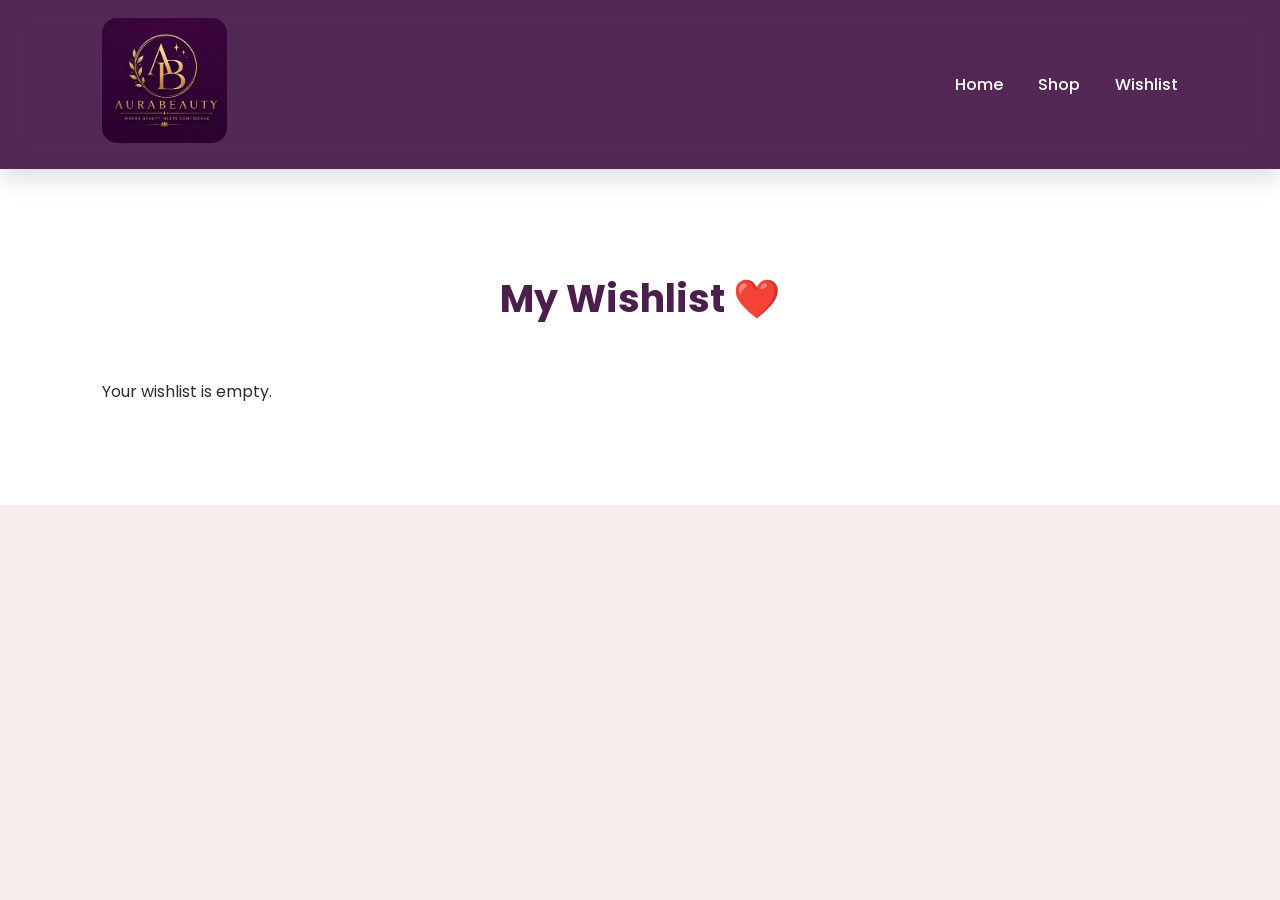
<file: wishlist.html>
<!DOCTYPE html>
<html lang="en">
<head>
    <meta charset="UTF-8">
    <meta name="viewport" content="width=device-width, initial-scale=1.0">
    <title>My Wishlist | AuraBeauty</title>

    <link rel="stylesheet" href="CSS/style.css">

    <link rel="stylesheet"
    href="https://cdnjs.cloudflare.com/ajax/libs/font-awesome/6.5.2/css/all.min.css">

    <link href="https://fonts.googleapis.com/css2?family=Poppins:wght@300;400;500;600;700&display=swap" rel="stylesheet">
</head>

<body>

<header>

<nav class="navbar">
<div class="logo">
<img src="IMAGE/logo.png" alt="AuraBeauty logo">
</div>

<ul class="nav-links">
<li><a href="index.html">Home</a></li>
<li><a href="shop.html">Shop</a></li>
<li><a href="wishlist.html">Wishlist</a></li>
</ul>

</nav>

</header>

<section class="products">

<h2>My Wishlist ❤️</h2>

<div class="product-grid" id="wishlist-items">

<p class="empty-wishlist">
Your wishlist is empty.
</p>

</div>

</section>

<script src="JS/wishlist.js"></script>

</body>
</html>
</file>
<file: CSS/style.css>
/* ===== GOOGLE FONTS ===== */
* {
    margin: 0;
    padding: 0;
    box-sizing: border-box;
}

body {
    font-family: 'Poppins', sans-serif;
    background: #F8EDEB;
    color: #2D2D2D;
    line-height: 1.6;
}

/* ===== NAVBAR ===== */

.navbar {
    width:100%;
    background:rgba(75,30,77,.95);
    backdrop-filter:blur(14px);
    padding:18px 8%;
    display:flex;
    justify-content:space-between;
    align-items:center;
    position:sticky;
    top:0;
    z-index:1000;
    box-shadow:0 8px 25px rgba(0,0,0,.15);
}

.logo img {
    width: 125px;
    transition: .3s;
    border-radius: 15px;
}
.logo img:hover{

transform:scale(1.05);

}

.nav-links {
    display: flex;
    list-style: none;
    gap: 35px;
}

.nav-links a {
    text-decoration: none;
    color: white;
    font-weight: 500;
    transition: 0.3s;
}

.nav-links a:hover {
    color: #D4A373;
}

.nav-icons {
    display: flex;
    gap: 20px;
}

.nav-icons a,
.nav-icons button {
    color: white;
    background: none;
    border: none;
    font-size: 22px;
    cursor: pointer;
    transition: 0.3s;
}

.nav-icons a:hover,
.nav-icons button:hover {
    color: #D4A373;
}
/* ===== USER MENU ===== */

.user-menu {
    display: flex;
    align-items: center;
    gap: 8px;
    color: white;
    font-size: 14px;
}

.user-menu > i {
    font-size: 18px;
}

#user-name {
    font-weight: 500;
}

#logout-btn {
    border: 1px solid #D4A373;
    background: transparent;
    color: white;
    padding: 5px 12px;
    border-radius: 20px;
    font-size: 12px;
    cursor: pointer;
    transition: 0.3s;
}

#logout-btn:hover {
    background: #D4A373;
    color: white;
}

/* ===== HERO SECTION ===== */

.hero h1 {
     font-family: 'Playfair Display', serif;
     font-size: 60px;
     color: #fff;
     margin-bottom: 20px;
     animation: fadeUp 1s ease;
     text-shadow: 0 5px 30px rgba(255,255,255,0.2);
}


.hero p {
     color: #F8EDEB;
     font-size: 20px;
     margin-bottom: 40px;
     animation: fadeUp 1.4s ease;
}
@keyframes fadeUp {
    from {
        opacity: 0;
        transform: translateY(30px);
    }
    to {
        opacity: 1;
        transform: translateY(0);
    }
}
    .tagline {
    color: #E8C5A0;
    font-size: 18px;
    letter-spacing: 4px;
    text-transform: uppercase;
    margin-bottom: 30px;
}

.hero {
    min-height: 75vh;
    background: linear-gradient(
                135deg,
                #4B1E4D 0%,
                #633366 50%,
                #7B4A7D 100%
    );
    display: flex;
    justify-content: center;
    align-items: center;
    text-align: center;
    padding: 80px 20px;
    position: relative;
    overflow: hidden;
}

.hero-content {
    max-width: 800px;
    position: relative;
}

.sparkle {
    position: absolute;
    color: #D4A373;
    font-size: 30px;
    opacity: 0.6;
    animation: float 4s infinite ease-in-out;
}

.sparkle1 {
    top: 20px;
    left: 20%;
}

.sparkle2 {
    top: 30px;
    right: 25%;
}

.sparkle3 {
    bottom: 20px;
    left: 30%;
}
.sparkle4 {
    top: 60%;
    left: 20%;
}

.sparkle5 {
    top: 20%;
    right: 25%;
}

@keyframes float {
    0%, 100% {
        transform: translateY(0);
    }
    50% {
        transform: translateY(-15px);
    }
}
.hero-buttons {
    display: flex;
    justify-content: center;
    gap: 20px;
    flex-wrap: wrap;
    animation: fadeUp 1.8s ease;
}

.btn {
    background: linear-gradient(135deg, #D4A373, #E8C5A0);
    color: white;
    padding: 15px 38px;
    border-radius: 40px;
    text-decoration: none;
    font-weight: 600;
    transition: all .35s ease;
    box-shadow: 0 15px 35px rgba(212,163,115,.35);
}

.btn:hover{
    transform: translateY(-4px);
    box-shadow:0 20px 40px rgba(212,163,115,.45);
}

.btn-outline{
    border:2px solid #D4A373;
    color:#fff;
    background:transparent;
    padding:15px 38px;
    border-radius:40px;
    text-decoration:none;
    transition:.35s;
}

.btn-outline:hover{
    background:#D4A373;
    color:white;
    transform:translateY(-6px);
}

/* ===== SECTION TITLES ===== */

section h2 {
    text-align: center;
    font-size: 38px;
    color: #4B1E4D;
    margin-bottom: 50px;
}

/*=============================
      SHOP BY CATEGORY
=============================*/

.categories{
    padding:100px 8%;
    background:#FDF7F6;
}

.section-title{
    text-align:center;
    margin-bottom:60px;
}

.section-title h2{
    font-size:42px;
    color:#4B1E4D;
    font-family:'Playfair Display',serif;
    margin-bottom:15px;
}

.section-title p{
    color:#777;
    font-size:18px;
}

.category-grid{
    display:grid;
    grid-template-columns:
    repeat(auto-fit,minmax(230px,1fr));
    gap:40px;
}
.category-card{
    background:white;
    border-radius:25px;
    padding:40px 30px;
    text-align:center;
    transition:.4s;
    box-shadow:
    0 10px 35px rgba(0,0,0,.08);
}
.category-card:hover{
    transform: translateY(-10px) scale(1.03);
    box-shadow: 0 20px 45px rgba(0,0,0,.15); 
}
.category-icon{
    width:90px;
    height:90px;
    margin:auto;
    border-radius:50%;
    background:#F8EDEB;
    display:flex;
    justify-content:center;
    align-items:center;
    font-size:40px;
    margin-bottom:25px;
    transition:.3s;
}
.category-card:hover .category-icon{
    background:#4B1E4D;
    color:white;
}

.category-card h3{
    color:#4B1E4D;
    margin-bottom:15px;
}

.category-card p{
    color:#666;
    font-size:15px;
    margin-bottom:25px;
}

.category-card a{
    text-decoration:none;
    color:#D4A373;
    font-weight:600;
}
/* ===== PRODUCTS ===== */

.products {
    padding: 100px 8%;
    background: white;
}

.product-grid {
    display: grid;
    grid-template-columns: repeat(auto-fit, minmax(280px,1fr));
    gap: 40px;
}

.wishlist-btn {
    background: white;
    border: none;
    width: 42px;
    height: 42px;
    border-radius: 50%;
    box-shadow: 0 5px 15px rgba(0,0,0,.15);
    cursor: pointer;
    transition: .3s;

    position: absolute;
    top: 15px;
    right: 15px;
    z-index: 10;

    display: flex;
    align-items: center;
    justify-content: center;
}

.wishlist-btn:hover{
    background:#D4A373;

}

.wishlist-btn:hover i{
     color:white;

}
.product-card:hover .product-image{
    transform:scale(1.08);
}

.price{
   display:flex;
   justify-content:center;
   align-items:center;
   gap: 15px;
   margin:15px 0;
   font-size:28px;
   font-weight:bold;
   color:#D4A373;
}

.new-price{
    text-decoration: none;
    font-size:18px;
    font-weight:700;
    color:#4B1E4D;
}

.old-price{
     text-decoration:line-through;
     font-size: 16px;
     font-weight:600;
     margin-left:10px;
     color:#999;

}

.cart-btn{
     width:100%;
     padding:14px;
     border:none;
     border-radius:40px;
     background:#4B1E4D;
     color:white;
     font-size:16px;
     cursor:pointer;
     transition:.3s;
}

.cart-btn:hover{
     background:#D4A373;

}
/* ================= CART PAGE ================= */

.cart-section {
    padding: 70px 8%;
    min-height: 600px;
    background: #fdf5f3;
}

.cart-section .section-title {
    text-align: center;
    margin-bottom: 45px;
}

.cart-section .section-title h2 {
    font-family: "Playfair Display", serif;
    font-size: 42px;
    color: #542052;
    margin-bottom: 12px;
}

.cart-section .section-title p {
    color: #777;
}

/* CART PRODUCT */

#cart-container {
    max-width: 1000px;
    margin: 0 auto 40px;
}

.cart-item {
    display: flex;
    align-items: center;
    gap: 30px;
    background: white;
    padding: 25px;
    margin-bottom: 20px;
    border-radius: 18px;
    box-shadow: 0 8px 25px rgba(0, 0, 0, 0.08);
}

.cart-item-image {
    width: 140px;
    height: 140px;
    object-fit: contain;
    border-radius: 12px;
    background: #fff;
}

.cart-item-details {
    flex: 1;
}

.cart-item-details h3 {
    color: #542052;
    font-size: 20px;
    margin-bottom: 10px;
}

.cart-item-details p {
    color: #777;
    margin: 6px 0;
}

.cart-item-details strong {
    display: block;
    margin-top: 10px;
    font-size: 20px;
    color: #542052;
}


/* REMOVE BUTTON */

.remove-cart {
    border: none;
    background: transparent;
    color: #542052;
    font-size: 20px;
    cursor: pointer;
    padding: 10px;
    transition: 0.3s;
}

.remove-cart:hover {
    color: #c0392b;
    transform: scale(1.15);
}

/* CART SUMMARY */

.cart-summary {
    max-width: 1000px;
    margin: 0 auto;
    background: white;
    padding: 30px;
    border-radius: 18px;
    box-shadow: 0 8px 25px rgba(0, 0, 0, 0.08);
}

.cart-summary h3 {
    color: #542052;
    font-size: 24px;
    margin-bottom: 15px;
}

.cart-summary p {
    font-size: 20px;
    color: #555;
    margin-bottom: 20px;
}

.cart-summary strong {
    color: #542052;
}


/* EMPTY CART */

.empty-cart {
    text-align: center;
    background: white;
    padding: 60px 20px;
    border-radius: 18px;
    box-shadow: 0 8px 25px rgba(0, 0, 0, 0.08);
}

.empty-cart i {
    font-size: 50px;
    color: #542052;
    margin-bottom: 20px;
}

.empty-cart h3 {
    color: #542052;
    font-size: 25px;
    margin-bottom: 10px;
}

.empty-cart p {
    color: #777;
    margin-bottom: 25px;
}


/* MOBILE CART */

@media (max-width: 768px) {

    .cart-section {
        padding: 50px 5%;
    }

    .cart-section .section-title h2 {
        font-size: 32px;
    }

    .cart-item {
        flex-direction: column;
        text-align: center;
    }

    .cart-item-image {
        width: 180px;
        height: 180px;
    }

    .cart-item-details {
        width: 100%;
    }

}
 .product-card h3 {
    color: #4B1E4D;
    margin-bottom: 20px;
}

.product-card p {
    color: #D4A373;
    font-size: 22px;
    margin-bottom: 20px;
    font-weight: bold;
}
.product-card{
    position: relative;
    background: #fff;
    border-radius: 20px;
    overflow: hidden;
    padding: 70px 25px 25px;
    text-align: center;
    transition: .4s;
    box-shadow: 0 10px 25px rgba(0,0,0,.08);
}

.product-card:hover{
    transform: translateY(-10px);
    box-shadow: 0 20px 40px rgba(0,0,0,.15);
}

.product-image{
    width:100%;
    height:240px;
    object-fit:contain;
    display:block;
    margin:15px auto;
    transition:.4s;
}

.product-top{
    position:absolute;
    top:18px;
    left:18px;
    right:18px;
    display:flex;
    justify-content:space-between;
    align-items:center;
}

.badge{
    background:#4B1E4D;
    color:white;
    padding:8px 15px;
    border-radius:25px;
    font-size:12px;
    font-weight:600;
}

.wishlist-btn i{
    color:#4B1E4D;
}

.rating{
    color:#F5B301;
    margin:12px 0;
    font-size:18px;
}

.rating span{
    color:#666;
    font-size:14px;
    margin-left:5px;
}

.price span{
    color:#999;
    font-size:18px;
    margin-left:10px;
}

.product-card button{
    width:100%;
    margin-top:18px;
    border:none;
    background:#4B1E4D;
    color:white;
    padding:15px;
    border-radius:40px;
    cursor:pointer;
    transition:.3s;
    font-size:16px;
    font-weight:600;
}

.product-card button:hover{
    background:#D4A373;
}
/* ===== WHY CHOOSE US ===== */

.why-us {
    padding: 100px 8%;
    background: linear-gradient(180deg, #F8EDEB 0%, #FFF8F6 100%);
    text-align: center;
}

.why-us h2 {
    font-size: 48px;
    color: #4B1E4D;
    margin-bottom: 60px;
    font-family: 'Playfair Display', serif;
}

.why-grid {
    display: grid;
    grid-template-columns: repeat(auto-fit, minmax(250px,1fr));
    gap: 35px;
}

.why-card {
    background: white;
    padding: 40px 30px;
    border-radius: 25px;
    box-shadow: 0 15px 35px rgba(0,0,0,0.08);
    transition: 0.4s ease;
}

.why-card:hover {
    transform: translateY(-12px);
    box-shadow: 0 25px 50px rgba(75,30,77,0.15);
}

.why-card i {
    font-size: 55px;
    color: #D4A373;
    margin-bottom: 20px;
}

.why-card h3 {
    color: #4B1E4D;
    font-size: 24px;
    margin-bottom: 15px;
}

.why-card p {
    color: #666;
    line-height: 1.8;
    font-size: 16px;
}

/* ================= CUSTOMER REVIEWS ================= */

.reviews{
    padding:100px 8%;
    background:#ffffff;
}

.review-grid{
    display:grid;
    grid-template-columns:repeat(auto-fit,minmax(300px,1fr));
    gap:35px;
}

.review-card{
    background:#FDF7F6;
    padding:35px;
    border-radius:20px;
    box-shadow:0 12px 30px rgba(0,0,0,.08);
    transition:.4s;
}

.review-card:hover{
    transform:translateY(-10px);
    box-shadow:0 20px 45px rgba(75,30,77,.15);
}

.stars{
    color:#D4A373;
    font-size:20px;
    margin-bottom:20px;
}

.review-card p{
    color:#555;
    line-height:1.8;
    margin-bottom:25px;
    font-style:italic;
}

.review-card h3{
    color:#4B1E4D;
    margin-bottom:5px;
}

.review-card span{
    color:#888;
    font-size:14px;
}

/* ===== NEWSLETTER ===== */

.newsletter{
    padding:100px 8%;
    background:linear-gradient(135deg,#4B1E4D,#6A2A6D);
    text-align:center;
}

.newsletter h2{
    color:white;
    font-size:46px;
    font-family:'Playfair Display',serif;
    margin-bottom:20px;
}

.newsletter p{
    color:#F8EDEB;
    font-size:18px;
    max-width:650px;
    margin:0 auto 40px;
}

.newsletter-form{
    display:flex;
    justify-content:center;
    flex-wrap:wrap;
    gap:15px;
}

.newsletter-form input{
    width:380px;
    max-width:100%;
    padding:18px 22px;
    border:none;
    border-radius:50px;
    outline:none;
    font-size:16px;
}

.newsletter-form button{
    background:#D4A373;
    color:white;
    border:none;
    padding:18px 35px;
    border-radius:50px;
    font-size:16px;
    cursor:pointer;
    transition:.3s;
}

.newsletter-form button:hover{
    background:white;
    color:#4B1E4D;
    transform:translateY(-3px);
}

/* ===== FOOTER ===== */

footer {
    background: #2D2D2D;
    color: white;
    padding: 70px 8% 25px;
}

/* FOUR COLUMN FOOTER */

footer .footer-content {
    width: 100%;
    display: grid !important;
    grid-template-columns: 2fr 1fr 1fr 1fr !important;
    gap: 60px;
    align-items: start;
    margin-bottom: 45px;
}

footer .footer-column {
    display: flex;
    flex-direction: column;
    min-width: 0;
}

/* LOGO */

footer .footer-logo {
    width: 130px;
    height: auto;
    border-radius: 18px;
    margin-bottom: 20px;
}

footer .footer-column p {
    color: #ddd;
    line-height: 1.8;
    margin-bottom: 10px;
}

/* HEADINGS */

footer .footer-column h3 {
    color: #D4A373;
    font-size: 22px;
    margin-bottom: 20px;
}

/* LISTS */

footer .footer-column ul {
    list-style: none;
    padding: 0;
    margin: 0;
}

footer .footer-column ul li {
    margin-bottom: 12px;
}

footer .footer-column ul li a {
    color: #ddd;
    text-decoration: none;
    transition: 0.3s;
}

footer .footer-column ul li a:hover {
    color: #D4A373;
}

/* SOCIAL ICONS */

footer .socials {
    display: flex;
    gap: 18px;
    margin-top: 15px;
}

footer .socials i {
    font-size: 22px;
    color: white;
    cursor: pointer;
    transition: 0.3s;
}

footer .socials i:hover {
    color: #D4A373;
    transform: translateY(-4px);
}

/* CONTACT ICONS */

footer .footer-column p i {
    width: 20px;
    color: #D4A373;
    margin-right: 5px;
}

/* LINE */

footer hr {
    border: none;
    border-top: 1px solid rgba(255,255,255,0.15);
    margin: 20px 0;
}

/* COPYRIGHT */

footer .copyright {
    text-align: center;
    color: #bbb;
    margin: 0;
}

/* ===== RESPONSIVE ===== */

@media (max-width:768px) {

    .navbar {
        flex-direction: column;
        gap: 20px;
    }

    .nav-links {
        gap: 20px;
        flex-wrap: wrap;
        justify-content: center;
    }

    .hero h1 {
        font-size: 40px;
    }

    .hero p {
        font-size: 18px;
    }

    section h2 {
        font-size: 30px;
    }
    .footer-content {
        grid-template-columns: 1fr !important;
        gap: 35px;
    }
}
/* ================= QUANTITY CONTROLS ================= */

.quantity-control {
    display: flex;
    align-items: center;
    gap: 12px;
    margin: 12px 0;
}

.quantity-control span {
    min-width: 25px;
    text-align: center;
    font-weight: 600;
    color: #542052;
}
.quantity-btn {
    width: 32px;
    height: 32px;
    border: none;
    border-radius: 50%;
    background: #542052;
    color: white;
    font-size: 18px;
    cursor: pointer;
    transition: 0.3s;
}
.quantity-btn:hover {
    background: #D4A373;
}
/* ================= CART COUNT ================= */

.cart-icon {
    position: relative;
}

#cart-count {
    position: absolute;
    top: -10px;
    right: -12px;
    background: #D4A373;
    color: white;
    width: 20px;
    height: 20px;
    border-radius: 50%;
    font-size: 11px;
    font-weight: 600;
    display: flex;
    align-items: center;
    justify-content: center;
}
/* ================= DARK MODE ================= */

body.dark-mode {
    background: #1f1f1f;
    color: white;
}
body.dark-mode header {
    background: #242424;
}
body.dark-mode .hero {
    background: #242424;
}
body.dark-mode .product-card {
    background: #2d2d2d;
    color: white;
}
body.dark-mode .product-card h3 {
    color: white;
}
body.dark-mode .product-card p {
    color: #ddd;
}

body.dark-mode .section-title h2 {
    color: white;
}
body.dark-mode .section-title p {
    color: #ddd;
}
body.dark-mode .category-card {
    background: #2d2d2d;
}
body.dark-mode footer {
    background: #111;
}
body.dark-mode #dark-btn {
    color: #D4A373;
}

body.dark-mode .cart-section {
    background: #1f1f1f;
    color: #ffffff;
}

body.dark-mode .cart-section .section-title h2 {
    color: #ffffff;
}

body.dark-mode .cart-section .section-title p {
    color: #dddddd;
}

/* Empty cart card */
body.dark-mode .cart-section .empty-cart {
    background: #2d2d2d;
    color: #ffffff;
}

body.dark-mode .cart-section .empty-cart i {
    color: #D4A373;
}

body.dark-mode .cart-section .empty-cart h3,
body.dark-mode .cart-section .empty-cart p {
    color: #ffffff;
}

/* Products inside the cart */
body.dark-mode .cart-section .cart-item {
    background: #2d2d2d;
    color: #ffffff;
}

body.dark-mode .cart-section .cart-item h3,
body.dark-mode .cart-section .cart-item p,
body.dark-mode .cart-section .cart-item strong {
    color: #ffffff;
}

/* Cart summary */
body.dark-mode .cart-section .cart-summary {
    background: #2d2d2d;
    color: #ffffff;
}

body.dark-mode .cart-section .cart-summary h3,
body.dark-mode .cart-section .cart-summary p,
body.dark-mode .cart-section .cart-summary strong {
    color: #ffffff;
}

.product-card .product-top {
    position: absolute !important;
    top: 18px !important;
    left: 18px !important;
    right: 18px !important;
    display: flex !important;
    justify-content: space-between !important;
    align-items: center !important;
    z-index: 100 !important;
    opacity: 1 !important;
    visibility: visible !important;
}

.product-card .product-top .wishlist-btn {
    position: absolute !important;
    top: 0 !important;
    right: 0 !important;
    width: 42px !important;
    height: 42px !important;
    padding: 0 !important;
    margin: 0 !important;
    background: white !important;
    border: none !important;
    border-radius: 50% !important;
    display: flex !important;
    align-items: center !important;
    justify-content: center !important;
    opacity: 1 !important;
    visibility: visible !important;
    z-index: 999 !important;
}

.product-card .product-top .wishlist-btn i {
    color: #4B1E4D !important;
    font-size: 18px;
    opacity: 1 !important;
    visibility: visible !important;
}
/* ================= AUTHENTICATION PAGES ================= */

.auth-section {
    min-height: 100vh;
    display: flex;
    align-items: center;
    justify-content: center;
    padding: 50px 8%;
    background: linear-gradient(135deg, #F8EDEB, #ffffff);
}

.auth-container {
    width: 100%;
    max-width: 1050px;
    display: grid;
    grid-template-columns: 1fr 1fr;
    background: white;
    border-radius: 25px;
    overflow: hidden;
    box-shadow: 0 20px 50px rgba(75, 30, 77, 0.15);
}

/* LEFT BRAND SECTION */

.auth-brand {
    background: linear-gradient(135deg, #4B1E4D, #633366, #7B4A7D);
    color: white;
    padding: 60px 50px;
    display: flex;
    flex-direction: column;
    justify-content: center;
    align-items: center;
    text-align: center;
}

.auth-logo {
    width: 140px;
    height: auto;
    border-radius: 20px;
    margin-bottom: 30px;
}

.auth-brand h1 {
    font-family: "Playfair Display", serif;
    font-size: 38px;
    margin-bottom: 20px;
}

.auth-brand p {
    max-width: 400px;
    color: #f5e9f4;
    line-height: 1.8;
    margin-bottom: 25px;
}

.auth-brand span {
    color: #D4A373;
    font-weight: 500;
}

/* RIGHT FORM SECTION */

.auth-form-container {
    padding: 55px 50px;
}

.auth-form-container h2 {
    font-family: "Playfair Display", serif;
    color: #4B1E4D;
    font-size: 34px;
    margin-bottom: 10px;
}

.auth-subtitle {
    color: #777;
    margin-bottom: 30px;
    line-height: 1.6;
}

/* FORM */

.form-group {
    margin-bottom: 20px;
}

.form-group label {
    display: block;
    color: #2D2D2D;
    font-weight: 500;
    margin-bottom: 8px;
}

.input-box {
    position: relative;
    display: flex;
    align-items: center;
}

.input-box > i {
    position: absolute;
    left: 15px;
    color: #4B1E4D;
}

.input-box input {
    width: 100%;
    padding: 14px 45px;
    border: 1px solid #ddd;
    border-radius: 12px;
    outline: none;
    font-family: "Poppins", sans-serif;
    font-size: 14px;
    transition: 0.3s;
}

.input-box input:focus {
    border-color: #4B1E4D;
    box-shadow: 0 0 0 3px rgba(75, 30, 77, 0.08);
}

/* PASSWORD EYE */

.password-toggle {
    position: absolute;
    right: 12px;
    border: none;
    background: transparent;
    color: #777;
    cursor: pointer;
    padding: 8px;
}

.password-toggle:hover {
    color: #4B1E4D;
}

/* FORM OPTIONS */

.form-options {
    display: flex;
    justify-content: space-between;
    align-items: center;
    margin: 10px 0 25px;
    font-size: 13px;
}

.remember-me {
    display: flex;
    align-items: center;
    gap: 7px;
    color: #666;
}

.remember-me input,
.terms input {
    accent-color: #4B1E4D;
}

.forgot-password {
    color: #4B1E4D;
    text-decoration: none;
}

.forgot-password:hover {
    color: #D4A373;
}

/* TERMS */

.terms {
    display: flex;
    align-items: flex-start;
    gap: 8px;
    color: #666;
    font-size: 13px;
    margin: 10px 0 25px;
    line-height: 1.5;
}

.terms a {
    color: #4B1E4D;
    text-decoration: none;
}

.terms a:hover {
    color: #D4A373;
}

/* AUTH BUTTON */

.auth-btn {
    width: 100%;
    padding: 14px;
    border: none;
    border-radius: 30px;
    background: #4B1E4D;
    color: white;
    font-family: "Poppins", sans-serif;
    font-size: 15px;
    font-weight: 500;
    cursor: pointer;
    transition: 0.3s;
}

.auth-btn:hover {
    background: #D4A373;
    transform: translateY(-2px);
}

/* SWITCH LOGIN / REGISTER */

.auth-switch {
    text-align: center;
    color: #777;
    font-size: 14px;
    margin-top: 25px;
}

.auth-switch a {
    color: #4B1E4D;
    font-weight: 600;
    text-decoration: none;
}

.auth-switch a:hover {
    color: #D4A373;
}

/* ================= AUTH RESPONSIVE ================= */

@media (max-width: 768px) {

    .auth-section {
        padding: 30px 15px;
    }

    .auth-container {
        grid-template-columns: 1fr;
    }

    .auth-brand {
        padding: 40px 25px;
    }

    .auth-brand h1 {
        font-size: 30px;
    }

    .auth-logo {
        width: 110px;
        margin-bottom: 20px;
    }

    .auth-form-container {
        padding: 40px 25px;
    }

    .auth-form-container h2 {
        font-size: 30px;
    }

}

/* ================= DARK MODE - AUTH PAGES ================= */

body.dark-mode .auth-section {
    background: #1f1f1f;
    color: #ffffff;
}

body.dark-mode .auth-container {
    background: #2d2d2d;
    box-shadow: 0 20px 50px rgba(0, 0, 0, 0.35);
}

body.dark-mode .auth-form-container h2 {
    color: #ffffff;
}

body.dark-mode .auth-subtitle {
    color: #dddddd;
}

body.dark-mode .form-group label {
    color: #ffffff;
}

body.dark-mode .input-box input {
    background: #1f1f1f;
    color: #ffffff;
    border-color: #555555;
}

body.dark-mode .input-box input::placeholder {
    color: #bbbbbb;
}

body.dark-mode .input-box > i {
    color: #D4A373;
}

body.dark-mode .password-toggle {
    color: #dddddd;
}

body.dark-mode .remember-me,
body.dark-mode .terms,
body.dark-mode .auth-switch {
    color: #dddddd;
}

body.dark-mode .forgot-password,
body.dark-mode .terms a,
body.dark-mode .auth-switch a {
    color: #D4A373;
}
</file>
